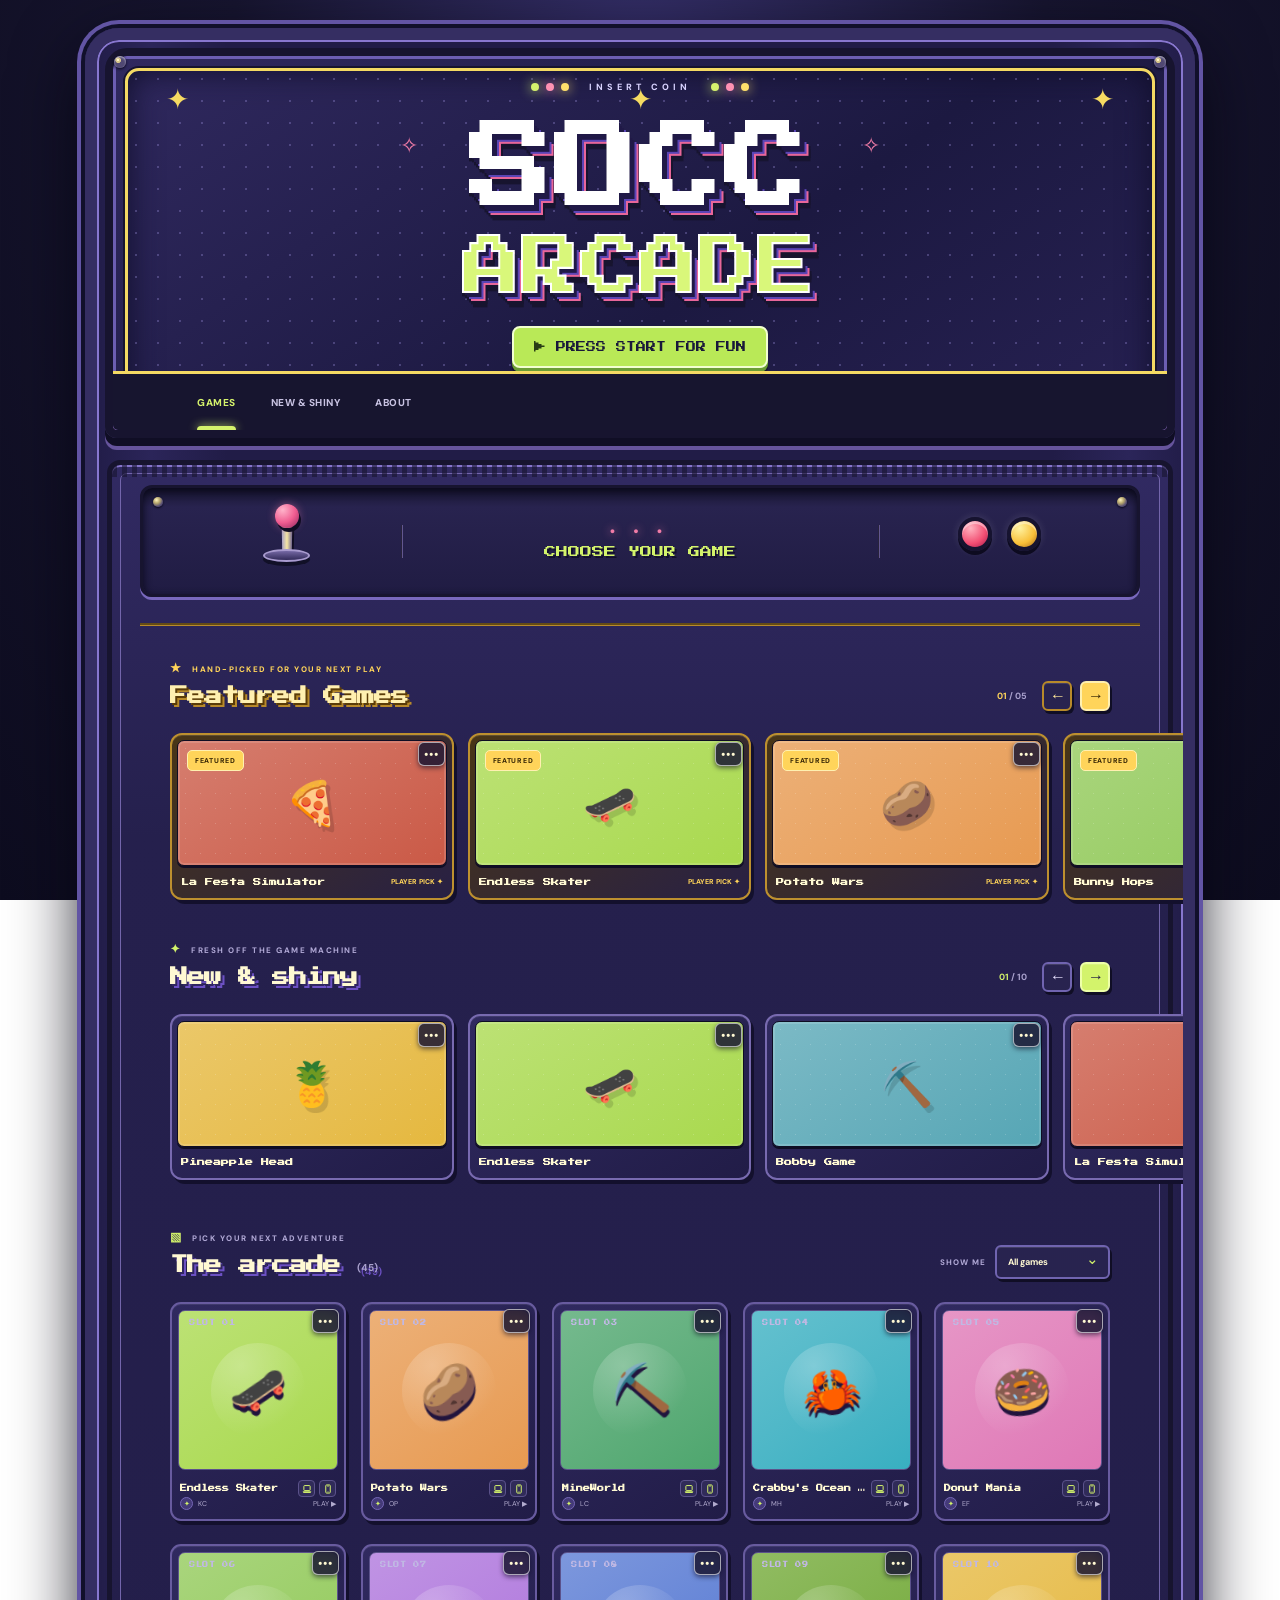
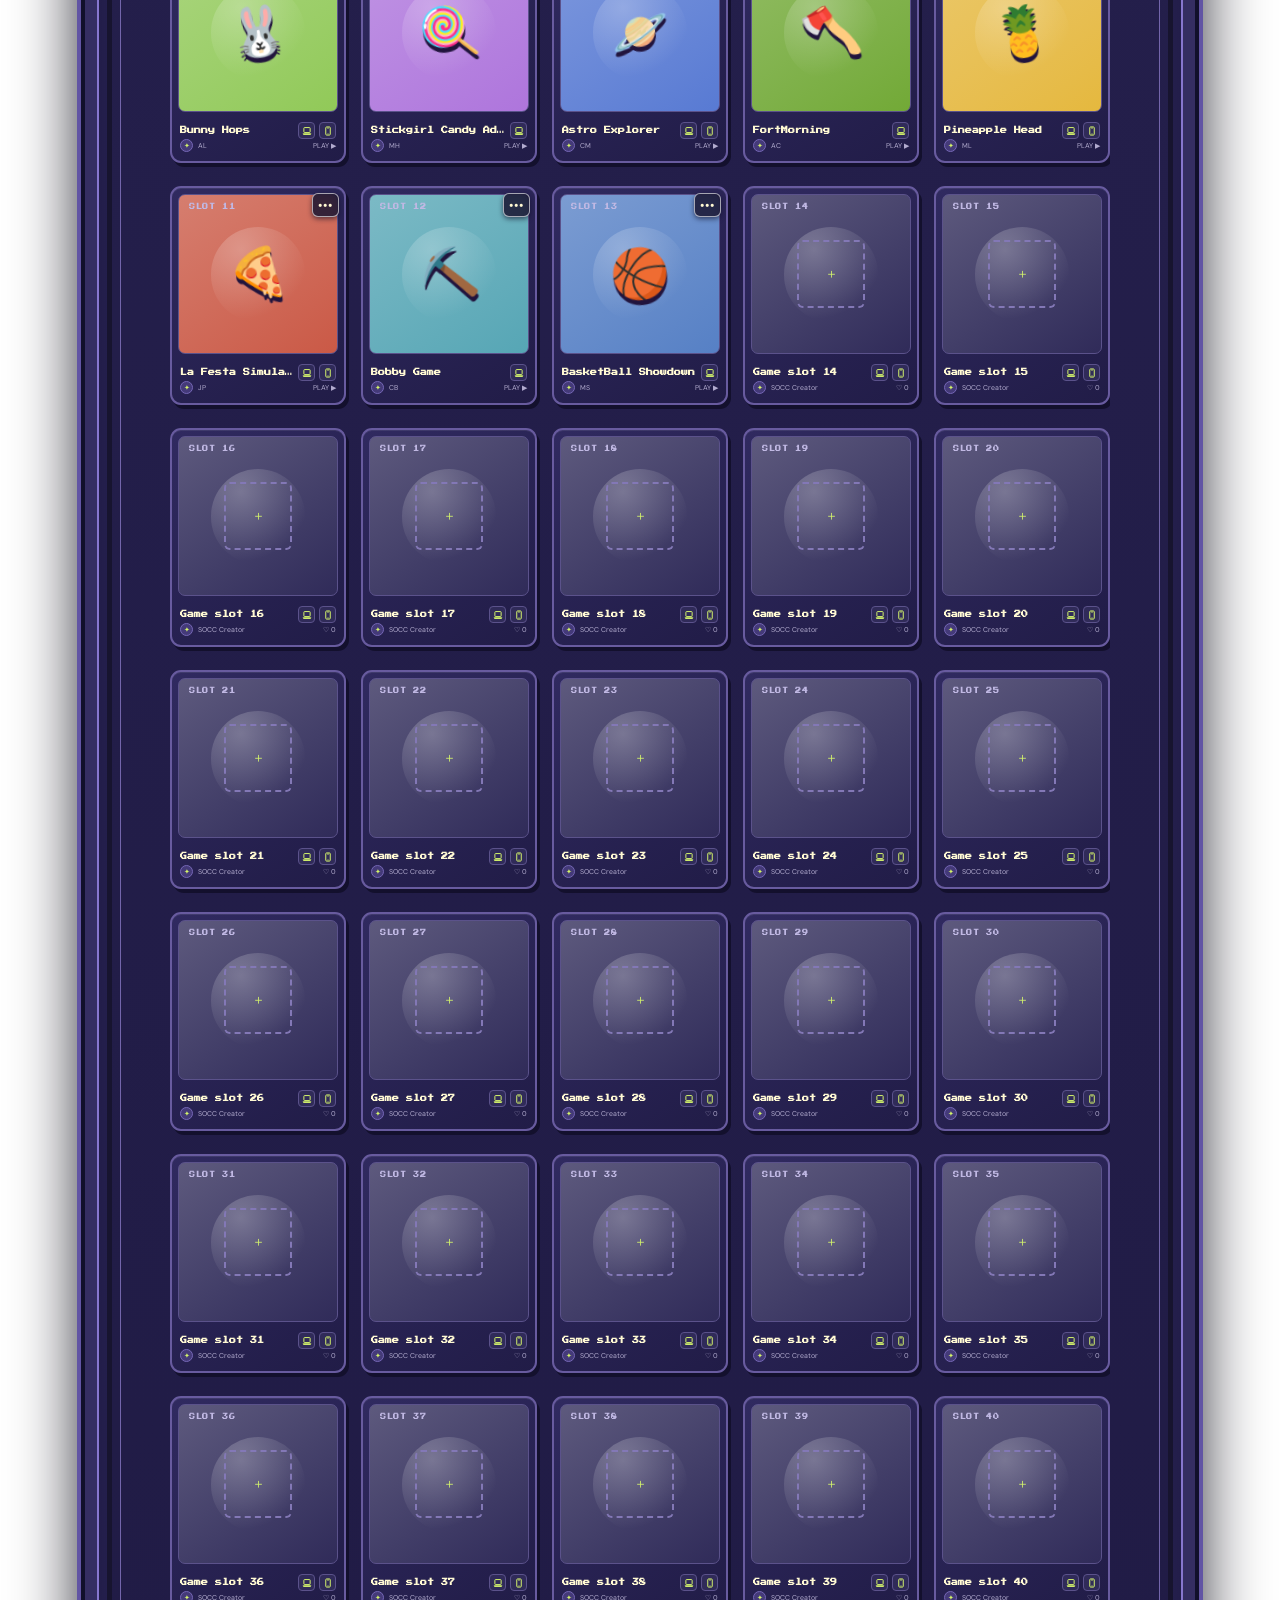
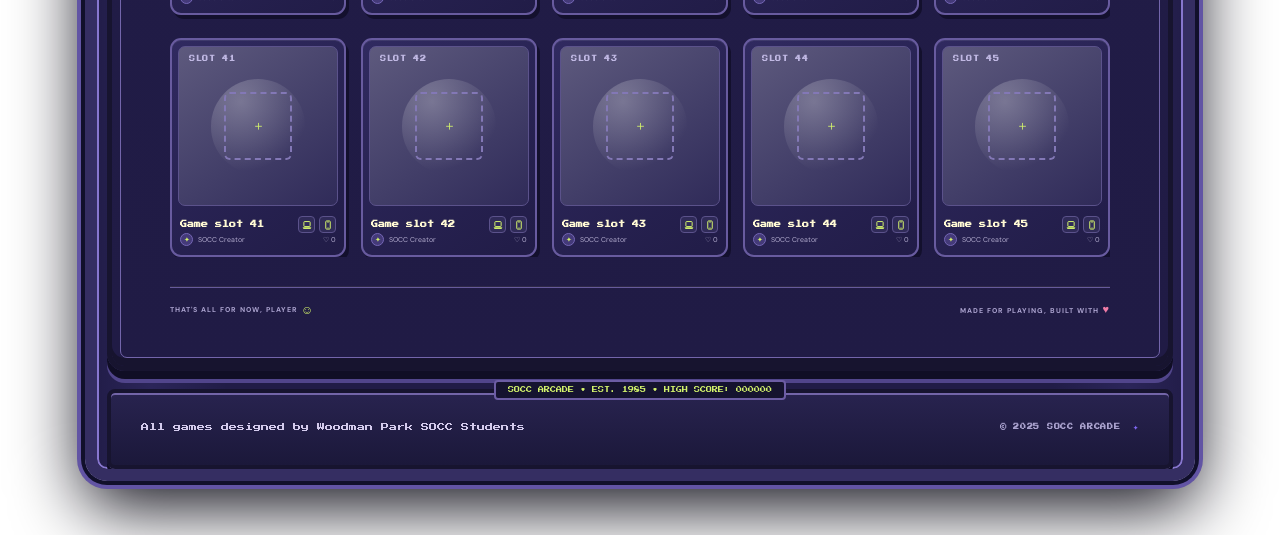
<file: index.html>
<!doctype html>
<html lang="en">
<head>
  <meta charset="utf-8">
  <meta name="viewport" content="width=device-width, initial-scale=1">
  <meta name="theme-color" content="#10102b">
  <meta name="description" content="SOCC Arcade — a playful home for tiny games and big fun.">
  <title>SOCC Arcade — Play something awesome</title>
  <link rel="preconnect" href="https://fonts.googleapis.com">
  <link rel="preconnect" href="https://fonts.gstatic.com" crossorigin>
  <link href="https://fonts.googleapis.com/css2?family=DM+Sans:wght@400;500;600;700;800&family=Press+Start+2P&family=Space+Grotesk:wght@500;600;700&display=swap" rel="stylesheet">
  <link rel="stylesheet" href="styles.css">
</head>
<body>
  <div class="page-shell">
    <header class="site-header">
      <div class="marquee-stars" aria-hidden="true"><span>✦</span><span>✧</span><span>✦</span><span>✧</span><span>✦</span></div>
      <div class="marquee-topline"><span class="marquee-lights"><i></i><i></i><i></i></span> INSERT COIN <span class="marquee-lights"><i></i><i></i><i></i></span></div>
      <a class="marquee-title" href="#top" aria-label="SOCC Arcade home"><span class="marquee-socc">SOCC</span><span class="marquee-arcade">ARCADE</span></a>
      <a class="marquee-caption" id="random-game-button" href="#games"><span aria-hidden="true">▶</span> PRESS START FOR FUN</a>
      <div class="launch-screen" id="launch-screen" aria-live="polite" aria-hidden="true"><div class="launch-screen-stars">✦　✧　✦</div><div class="launch-preview-icon" id="launch-preview-icon">🛹</div><div class="launch-preview-title" id="launch-preview-title">ENDLESS SKATER</div><div class="launch-preview-status">LOADING CARTRIDGE<span>...</span></div></div>
      <div class="marquee-bottom"><nav class="main-nav" aria-label="Main navigation"><a class="nav-link active" href="#games">Games</a><a class="nav-link" href="#new">New &amp; shiny</a><a class="nav-link" href="#about">About</a></nav><button class="submit-button" id="open-submit-dialog" type="button" hidden><span aria-hidden="true">＋</span> Submit a game</button></div>
    </header>

    <main id="top" class="control-deck">
      <div class="cabinet-control-strip" aria-hidden="true">
        <div class="deck-control joystick-control"><span class="joystick-ball"></span><span class="joystick-shaft"></span><span class="joystick-base"></span></div>
        <div class="deck-instruction"><span class="instruction-lights">● ● ●</span><strong>CHOOSE YOUR GAME</strong></div>
        <div class="deck-control button-control"><span class="arcade-button red"></span><span class="arcade-button yellow"></span></div>
      </div>
      <section class="new-section featured-section" id="featured" aria-labelledby="featured-title">
        <div class="section-heading">
          <div><div class="section-kicker"><span>★</span> HAND-PICKED FOR YOUR NEXT PLAY</div><h2 id="featured-title">Featured Games</h2></div>
          <div class="carousel-controls"><span class="carousel-count"><b id="featured-slide-current">01</b> / 05</span><button class="arrow-button" id="featured-previous" aria-label="Previous featured games">←</button><button class="arrow-button arrow-next" id="featured-next" aria-label="Next featured games">→</button></div>
        </div>
        <div class="carousel-window" aria-label="Featured games">
          <div class="carousel-track" id="featured-track"></div>
        </div>
      </section>

      <section class="new-section" id="new" aria-labelledby="new-title">
        <div class="section-heading">
          <div><div class="section-kicker"><span>✦</span> FRESH OFF THE GAME MACHINE</div><h2 id="new-title">New &amp; shiny</h2></div>
          <div class="carousel-controls"><span class="carousel-count"><b id="slide-current">01</b> / 10</span><button class="arrow-button" id="previous" aria-label="Previous games">←</button><button class="arrow-button arrow-next" id="next" aria-label="Next games">→</button></div>
        </div>
        <div class="carousel-window" aria-label="Newest games">
          <div class="carousel-track" id="carousel-track"></div>
        </div>
      </section>

      <section class="games-section" id="games" aria-labelledby="games-title">
        <div class="section-heading games-heading">
          <div><div class="section-kicker"><span>▧</span> PICK YOUR NEXT ADVENTURE</div><h2 id="games-title">The arcade <span class="title-count">(45)</span></h2></div>
          <div class="filter-wrap"><span class="filter-label">SHOW ME</span><select id="support-filter" aria-label="Filter games by device support"><option value="all">All games</option><option value="laptop">Laptop friendly</option><option value="mobile">Mobile friendly</option></select><span class="select-chevron">⌄</span></div>
        </div>
        <p class="grid-scroll-hint">↔ SWIPE TO BROWSE ALL 5 COLUMNS</p>
        <div class="games-grid-wrap" id="games-grid-wrap" tabindex="0" aria-label="Scrollable five-column game grid"><div class="games-grid" id="games-grid"></div></div>
        <div class="grid-footer"><span>THAT'S ALL FOR NOW, PLAYER <span class="footer-smile">☺</span></span><span>MADE FOR PLAYING, BUILT WITH <b>♥</b></span></div>
      </section>
    </main>
    <footer class="site-footer" id="about"><a class="brand footer-brand" href="#top"><span class="brand-mark" aria-hidden="true"><span></span><span></span><span></span><span></span></span><span class="brand-name"><span class="brand-main">SOCC</span><span class="brand-sub">ARCADE</span></span></a><p>All games designed by Woodman Park SOCC Students</p><span class="footer-copy">© 2025 SOCC ARCADE <span>✦</span></span></footer>
  </div>

  <dialog class="submit-dialog" id="submit-dialog" aria-labelledby="submit-title">
    <div class="submit-dialog-shell">
      <div class="submit-dialog-heading"><div><div class="section-kicker"><span>✦</span> ADD TO THE ARCADE</div><h2 id="submit-title">Submit a game</h2><p>Build your game card, then send the details with your HTML game.</p></div><button class="dialog-close" id="close-submit-dialog" type="button" aria-label="Close submission form">×</button></div>
      <form id="submission-form">
        <div class="submission-layout">
          <section class="submission-fields" aria-label="Game details">
            <label class="form-field">Game name<input id="submission-name" name="name" type="text" maxlength="48" placeholder="e.g. Super Space Buddy" required></label>
            <label class="form-field">Short description<textarea id="submission-description" name="description" rows="3" maxlength="160" placeholder="What do players do in your game?" required></textarea><span class="field-hint">One fun sentence, up to 160 characters.</span></label>
            <label class="form-field">Author / creator name<input id="submission-author" name="author" type="text" maxlength="40" placeholder="Your name or creator tag" required></label>
            <div class="form-field"><span class="form-label">Game file <span class="required-mark">REQUIRED</span></span><label class="file-drop" for="submission-file"><span class="file-icon">▧</span><span><b id="file-prompt">Choose one HTML file</b><small id="file-detail">.html or .htm · Max one file</small></span><span class="file-browse">Browse</span></label><input class="visually-hidden" id="submission-file" name="gameFile" type="file" accept=".html,.htm,text/html" required></div>
          </section>
          <section class="thumbnail-designer" aria-label="Thumbnail designer">
            <div class="form-label">Design your thumbnail</div><div class="thumbnail-preview" id="submission-preview" aria-label="Thumbnail preview"><span id="preview-icon">🕹️</span></div>
            <fieldset class="preset-group"><legend>Choose an icon</legend><div class="icon-presets" id="icon-presets"><button type="button" class="icon-preset is-selected" data-icon="🕹️" aria-label="Arcade joystick" aria-pressed="true">🕹️</button><button type="button" class="icon-preset" data-icon="🚀" aria-label="Rocket" aria-pressed="false">🚀</button><button type="button" class="icon-preset" data-icon="🐸" aria-label="Frog" aria-pressed="false">🐸</button><button type="button" class="icon-preset" data-icon="🦊" aria-label="Fox" aria-pressed="false">🦊</button><button type="button" class="icon-preset" data-icon="🥔" aria-label="Potato" aria-pressed="false">🥔</button><button type="button" class="icon-preset" data-icon="🛹" aria-label="Skateboard" aria-pressed="false">🛹</button><button type="button" class="icon-preset" data-icon="🦀" aria-label="Crab" aria-pressed="false">🦀</button><button type="button" class="icon-preset" data-icon="🍩" aria-label="Donut" aria-pressed="false">🍩</button><button type="button" class="icon-preset" data-icon="🐰" aria-label="Bunny" aria-pressed="false">🐰</button><button type="button" class="icon-preset" data-icon="🧙" aria-label="Wizard" aria-pressed="false">🧙</button><button type="button" class="icon-preset" data-icon="👾" aria-label="Space invader" aria-pressed="false">👾</button><button type="button" class="icon-preset" data-icon="⚽" aria-label="Soccer ball" aria-pressed="false">⚽</button><button type="button" class="icon-preset" data-icon="🐉" aria-label="Dragon" aria-pressed="false">🐉</button><button type="button" class="icon-preset" data-icon="👻" aria-label="Ghost" aria-pressed="false">👻</button><button type="button" class="icon-preset" data-icon="🤖" aria-label="Robot" aria-pressed="false">🤖</button><button type="button" class="icon-preset" data-icon="💎" aria-label="Gem" aria-pressed="false">💎</button><button type="button" class="icon-preset" data-icon="⚡" aria-label="Lightning" aria-pressed="false">⚡</button><button type="button" class="icon-preset" data-icon="🌈" aria-label="Rainbow" aria-pressed="false">🌈</button><button type="button" class="icon-preset" data-icon="⭐" aria-label="Star" aria-pressed="false">⭐</button><button type="button" class="icon-preset" data-icon="🌙" aria-label="Moon" aria-pressed="false">🌙</button><button type="button" class="icon-preset" data-icon="🍓" aria-label="Strawberry" aria-pressed="false">🍓</button><button type="button" class="icon-preset" data-icon="🍕" aria-label="Pizza" aria-pressed="false">🍕</button><button type="button" class="icon-preset" data-icon="🍉" aria-label="Watermelon" aria-pressed="false">🍉</button><button type="button" class="icon-preset" data-icon="🧁" aria-label="Cupcake" aria-pressed="false">🧁</button><button type="button" class="icon-preset" data-icon="🎸" aria-label="Guitar" aria-pressed="false">🎸</button><button type="button" class="icon-preset" data-icon="🥁" aria-label="Drum" aria-pressed="false">🥁</button><button type="button" class="icon-preset" data-icon="🎮" aria-label="Game controller" aria-pressed="false">🎮</button><button type="button" class="icon-preset" data-icon="🎲" aria-label="Dice" aria-pressed="false">🎲</button><button type="button" class="icon-preset" data-icon="🧩" aria-label="Puzzle piece" aria-pressed="false">🧩</button><button type="button" class="icon-preset" data-icon="🪄" aria-label="Magic wand" aria-pressed="false">🪄</button><button type="button" class="icon-preset" data-icon="🛸" aria-label="UFO" aria-pressed="false">🛸</button><button type="button" class="icon-preset" data-icon="🚗" aria-label="Car" aria-pressed="false">🚗</button><button type="button" class="icon-preset" data-icon="🏎️" aria-label="Race car" aria-pressed="false">🏎️</button><button type="button" class="icon-preset" data-icon="🚂" aria-label="Train" aria-pressed="false">🚂</button><button type="button" class="icon-preset" data-icon="🦖" aria-label="Dinosaur" aria-pressed="false">🦖</button><button type="button" class="icon-preset" data-icon="🐢" aria-label="Turtle" aria-pressed="false">🐢</button><button type="button" class="icon-preset" data-icon="🦄" aria-label="Unicorn" aria-pressed="false">🦄</button><button type="button" class="icon-preset" data-icon="🐼" aria-label="Panda" aria-pressed="false">🐼</button><button type="button" class="icon-preset" data-icon="🐙" aria-label="Octopus" aria-pressed="false">🐙</button><button type="button" class="icon-preset" data-icon="🐳" aria-label="Whale" aria-pressed="false">🐳</button><button type="button" class="icon-preset" data-icon="🌵" aria-label="Cactus" aria-pressed="false">🌵</button><button type="button" class="icon-preset" data-icon="🎯" aria-label="Target" aria-pressed="false">🎯</button></div></fieldset>
            <fieldset class="preset-group color-group"><legend>Pick a backing color</legend><div class="color-presets" id="color-presets"><button type="button" class="color-preset is-selected" data-color="#a9d94d" style="--swatch:#a9d94d" aria-label="Lime" aria-pressed="true"></button><button type="button" class="color-preset" data-color="#f17ca7" style="--swatch:#f17ca7" aria-label="Pink" aria-pressed="false"></button><button type="button" class="color-preset" data-color="#7564f5" style="--swatch:#7564f5" aria-label="Violet" aria-pressed="false"></button><button type="button" class="color-preset" data-color="#38afc1" style="--swatch:#38afc1" aria-label="Ocean blue" aria-pressed="false"></button><button type="button" class="color-preset" data-color="#f3bd4d" style="--swatch:#f3bd4d" aria-label="Gold" aria-pressed="false"></button><button type="button" class="color-preset" data-color="#df78b6" style="--swatch:#df78b6" aria-label="Candy" aria-pressed="false"></button><button type="button" class="color-preset" data-color="#4ea66e" style="--swatch:#4ea66e" aria-label="Forest" aria-pressed="false"></button><button type="button" class="color-preset" data-color="#587ad3" style="--swatch:#587ad3" aria-label="Space blue" aria-pressed="false"></button></div></fieldset>
          </section>
        </div>
        <p class="submission-note"><span>ⓘ</span> This arcade is hosted as a static site. Your email draft will include your details and thumbnail choices; please attach the selected HTML file before sending.</p>
        <div class="submit-dialog-actions"><button class="cancel-submit" id="cancel-submit" type="button">Cancel</button><button class="submit-form-button" type="submit">Continue to email <span>↗</span></button></div>
        <p class="form-feedback" id="form-feedback" role="status" aria-live="polite"></p>
      </form>
    </div>
  </dialog>
  <script src="script.js"></script>
</body>
</html>
</file>
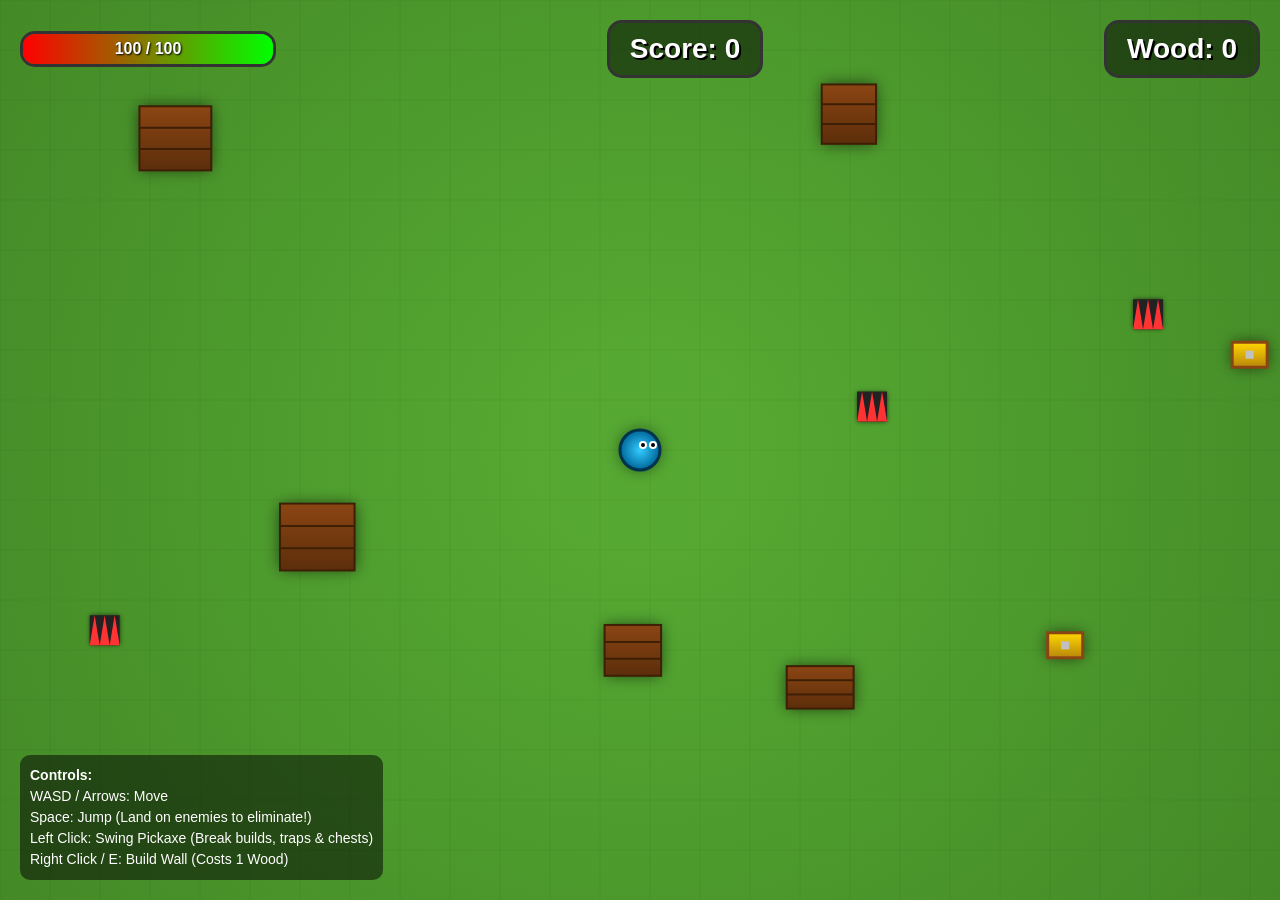
<file: games/fortmorning.html>
<!DOCTYPE html>
<html lang="en">
<head>
    <meta charset="UTF-8">
    <meta name="viewport" content="width=device-width, initial-scale=1.0, viewport-fit=cover">
    <title>FortMorning</title>
    <style>
        body, html {
            margin: 0;
            padding: 0;
            width: 100%;
            height: 100%;
            overflow: hidden;
            background-color: #7cfc00; /* Grass green */
            font-family: 'Segoe UI', Tahoma, Geneva, Verdana, sans-serif;
            touch-action: none; /* Prevent zooming/scrolling on mobile */
        }
        
        canvas {
            display: block;
            width: 100%;
            height: 100%;
        }

        /* UI Overlays */
        #ui-layer {
            position: absolute;
            top: 0;
            left: 0;
            width: 100%;
            height: 100%;
            pointer-events: none;
            display: flex;
            flex-direction: column;
            justify-content: space-between;
        }

        .top-bar {
            padding: 20px;
            display: flex;
            justify-content: space-between;
            align-items: center;
        }

        .health-container {
            width: 250px;
            height: 30px;
            background-color: rgba(0, 0, 0, 0.5);
            border: 3px solid #333;
            border-radius: 15px;
            overflow: hidden;
            position: relative;
        }

        #health-bar {
            width: 100%;
            height: 100%;
            background: linear-gradient(90deg, #ff0000, #00ff00);
            transition: width 0.2s ease;
        }
        
        #health-text {
            position: absolute;
            top: 50%;
            left: 50%;
            transform: translate(-50%, -50%);
            color: white;
            font-weight: bold;
            text-shadow: 1px 1px 2px black;
        }

        .score-container {
            font-size: 28px;
            font-weight: bold;
            color: white;
            background-color: rgba(0, 0, 0, 0.5);
            padding: 10px 20px;
            border-radius: 15px;
            border: 3px solid #333;
            text-shadow: 2px 2px 0px #000;
        }

        /* Game Over Screen */
        #game-over {
            position: absolute;
            top: 0;
            left: 0;
            width: 100%;
            height: 100%;
            background-color: rgba(0, 0, 0, 0.8);
            display: none;
            flex-direction: column;
            justify-content: center;
            align-items: center;
            pointer-events: auto;
            color: white;
            z-index: 10;
        }

        #game-over h1 {
            font-size: 64px;
            margin-bottom: 10px;
            color: #ff3333;
            text-transform: uppercase;
            text-shadow: 3px 3px 0px #000;
        }

        #final-score {
            font-size: 32px;
            margin-bottom: 40px;
        }

        button {
            padding: 15px 40px;
            font-size: 24px;
            font-weight: bold;
            color: white;
            background-color: #007bff;
            border: none;
            border-radius: 10px;
            cursor: pointer;
            box-shadow: 0 5px 0 #0056b3;
            transition: transform 0.1s, box-shadow 0.1s;
        }

        button:hover {
            background-color: #0088ff;
        }

        button:active {
            transform: translateY(5px);
            box-shadow: 0 0 0 #0056b3;
        }

        .instructions {
            position: absolute;
            bottom: 20px;
            left: 20px;
            background-color: rgba(0,0,0,0.5);
            color: white;
            padding: 10px;
            border-radius: 10px;
            font-size: 14px;
            line-height: 1.5;
        }
        #mobile-controls { display: none; position: fixed; left: 0; right: 0; bottom: 8px; z-index: 10; align-items: flex-end; justify-content: space-between; padding: 0 12px; pointer-events: none; }
        #mobile-controls > div { pointer-events: auto; }
        #mobile-controls > .grid { display: grid; grid-template-columns: repeat(3, 48px); gap: 4px; }
        #mobile-controls > .flex { display: flex; flex-direction: column; align-items: flex-end; gap: 4px; }
        #mobile-controls .flex { display: flex; gap: 4px; }
        .mobile-btn { touch-action: none; user-select: none; -webkit-user-select: none; min-width: 48px; min-height: 46px; border: 2px solid rgba(255,255,255,.7); border-radius: 12px; background: rgba(15,23,42,.82); color: #fff; font-weight: 900; font-size: 18px; padding: 4px; }
        .mobile-btn.action { min-width: 68px; font-size: 11px; background: rgba(180,83,9,.92); }
        @media (max-width: 820px) and (pointer: coarse) {
            #mobile-controls { display: flex; }
            .top-bar { padding: 6px; gap: 4px; }
            .health-container { width: 34vw; height: 26px; }
            .score-container, .wood-container { font-size: 13px !important; padding: 5px 7px !important; margin-left: 0 !important; }
            .instructions { display: none; }
        }

        @media (pointer: coarse) {
            #mobile-controls { left: max(8px, env(safe-area-inset-left)); right: max(8px, env(safe-area-inset-right)); bottom: calc(8px + env(safe-area-inset-bottom)); box-sizing: border-box; }
        }
        @media (pointer: coarse) and (max-width: 360px) {
            #mobile-controls > .grid { grid-template-columns: repeat(3, 42px); }
            .mobile-btn { min-width: 42px; min-height: 42px; font-size: 16px; }
            .mobile-btn.action { min-width: 58px; font-size: 10px; }
        }
</style>
</head>
<body>

    <canvas id="gameCanvas"></canvas>

    <div id="ui-layer">
        <div class="top-bar">
            <div class="health-container">
                <div id="health-bar"></div>
                <div id="health-text">100 / 100</div>
            </div>
            <div class="score-container">
                Score: <span id="score">0</span>
            </div>
            <div class="wood-container" style="font-size: 28px; font-weight: bold; color: white; background-color: rgba(0, 0, 0, 0.5); padding: 10px 20px; border-radius: 15px; border: 3px solid #333; text-shadow: 2px 2px 0px #000; margin-left: 10px;">
                Wood: <span id="wood">0</span>
            </div>
        </div>
        <div class="instructions">
            <b>Controls:</b><br>
            WASD / Arrows: Move<br>
            Space: Jump (Land on enemies to eliminate!)<br>
            Left Click: Swing Pickaxe (Break builds, traps & chests)<br>
            Right Click / E: Build Wall (Costs 1 Wood)
        </div>
    </div>

    <div id="mobile-controls" class="fixed inset-x-0 bottom-2 z-10 items-end justify-between px-3 pointer-events-none">
        <div class="grid grid-cols-3 gap-1 pointer-events-auto">
            <span></span><button class="mobile-btn" data-hold="w">▲</button><span></span>
            <button class="mobile-btn" data-hold="a">◀</button><button class="mobile-btn" data-hold="s">▼</button><button class="mobile-btn" data-hold="d">▶</button>
        </div>
        <div class="flex flex-col gap-1 pointer-events-auto items-end">
            <div class="flex gap-1"><button class="mobile-btn" data-hold=" ">JUMP</button><button class="mobile-btn action" data-action="attack">ATTACK</button></div>
            <button class="mobile-btn action" data-action="build">BUILD WALL</button>
            <span class="text-[9px] text-white bg-black/60 rounded px-2">Tap arena to aim first</span>
        </div>
    </div>

    <div id="game-over">
        <h1>Eliminated</h1>
        <div id="final-score">Score: 0</div>
        <button onclick="resetGame()">Play Again</button>
    </div>

<script>
    const canvas = document.getElementById('gameCanvas');
    const ctx = canvas.getContext('2d');
    const healthBar = document.getElementById('health-bar');
    const healthText = document.getElementById('health-text');
    const scoreElement = document.getElementById('score');
    const woodElement = document.getElementById('wood');
    const gameOverScreen = document.getElementById('game-over');
    const finalScoreElement = document.getElementById('final-score');

    let width, height;
    function resize() {
        width = window.innerWidth;
        height = window.innerHeight;
        canvas.width = width;
        canvas.height = height;
    }
    window.addEventListener('resize', resize);
    resize();

    // Game State
    let gameState = 'playing'; // playing, gameover
    let score = 0;
    let wood = 0;
    let frameCount = 0;

    // Input Handling
    const keys = { w: false, a: false, s: false, d: false, ' ': false };
    const mouse = { x: window.innerWidth / 2, y: window.innerHeight / 2, clicked: false, aimed: false };

    const updateAimFromPointer = e => {
        const rect = canvas.getBoundingClientRect();
        mouse.x = (e.clientX - rect.left) * (canvas.width / rect.width);
        mouse.y = (e.clientY - rect.top) * (canvas.height / rect.height);
        mouse.aimed = true;
    };
    canvas.addEventListener('pointerdown', updateAimFromPointer);
    canvas.addEventListener('pointermove', e => { if (e.pointerType === 'mouse' || e.buttons || e.pressure > 0) updateAimFromPointer(e); });

    document.querySelectorAll('#mobile-controls [data-hold], #mobile-controls [data-action]').forEach(button => {
        const holdKey = button.dataset.hold;
        button.addEventListener('pointerdown', e => {
            e.preventDefault();
            if (button.setPointerCapture) button.setPointerCapture(e.pointerId);
            if (holdKey !== undefined) keys[holdKey] = true;
            if (button.dataset.action === 'attack') player.attack();
            if (button.dataset.action === 'build') player.buildWall();
        });
        const release = e => { if (e) e.preventDefault(); if (holdKey !== undefined) keys[holdKey] = false; };
        button.addEventListener('pointerup', release);
        button.addEventListener('pointercancel', release);
        button.addEventListener('lostpointercapture', release);
    });
    window.addEventListener('blur', () => document.querySelectorAll('#mobile-controls [data-hold]').forEach(button => { keys[button.dataset.hold] = false; }));

    window.addEventListener('keydown', e => {
        let key = e.key.toLowerCase();
        if (key === 'arrowup') key = 'w';
        if (key === 'arrowdown') key = 's';
        if (key === 'arrowleft') key = 'a';
        if (key === 'arrowright') key = 'd';
        if (key === 'e') player.buildWall();
        if (keys.hasOwnProperty(key)) keys[key] = true;
    });

    window.addEventListener('keyup', e => {
        let key = e.key.toLowerCase();
        if (key === 'arrowup') key = 'w';
        if (key === 'arrowdown') key = 's';
        if (key === 'arrowleft') key = 'a';
        if (key === 'arrowright') key = 'd';
        if (keys.hasOwnProperty(key)) keys[key] = false;
    });

    window.addEventListener('mousemove', e => {
        mouse.x = e.clientX;
        mouse.y = e.clientY;
    });

    window.addEventListener('mousedown', e => {
        if (e.button === 0 && gameState === 'playing') {
            player.attack();
        } else if (e.button === 2 && gameState === 'playing') {
            player.buildWall();
        }
    });

    window.addEventListener('contextmenu', e => {
        e.preventDefault(); // Prevent right-click menu
    });

    // Helper Math Functions
    function dist(x1, y1, x2, y2) {
        return Math.hypot(x2 - x1, y2 - y1);
    }
    function circleRectCollide(circle, rect) {
        let distX = Math.abs(circle.x - rect.x - rect.w / 2);
        let distY = Math.abs(circle.y - rect.y - rect.h / 2);

        if (distX > (rect.w / 2 + circle.r)) return false;
        if (distY > (rect.h / 2 + circle.r)) return false;

        if (distX <= (rect.w / 2)) return true;
        if (distY <= (rect.h / 2)) return true;

        let dx = distX - rect.w / 2;
        let dy = distY - rect.h / 2;
        return (dx * dx + dy * dy <= (circle.r * circle.r));
    }

    // Entities Arrays
    let enemies = [];
    let builds = [];
    let traps = [];
    let particles = [];
    let chests = [];
    let items = [];

    // Player Object
    const player = {
        x: width / 2,
        y: height / 2,
        r: 20,
        speed: 5,
        hp: 100,
        maxHp: 100,
        color: '#00aaff',
        
        // Jump mechanics
        isJumping: false,
        jumpTimer: 0,
        jumpDuration: 40,
        jumpZ: 0, // Visual height

        // Attack mechanics
        isAttacking: false,
        attackTimer: 0,
        attackDuration: 15,
        attackAngle: 0,
        
        // Damage mechanics
        invulnerableTimer: 0,

        update() {
            if (this.hp <= 0) return;

            // Invulnerability timer
            if (this.invulnerableTimer > 0) this.invulnerableTimer--;

            // Jumping Logic
            if (keys[' '] && !this.isJumping) {
                this.isJumping = true;
                this.jumpTimer = 0;
            }

            if (this.isJumping) {
                this.jumpTimer++;
                // Parabolic jump arc using sine wave
                this.jumpZ = Math.sin((this.jumpTimer / this.jumpDuration) * Math.PI) * 30;
                
                if (this.jumpTimer >= this.jumpDuration) {
                    this.isJumping = false;
                    this.jumpZ = 0;
                    this.checkJumpLanding();
                }
            }

            // Attack Logic
            if (this.isAttacking) {
                this.attackTimer++;
                if (this.attackTimer >= this.attackDuration) {
                    this.isAttacking = false;
                }
            }

            // Movement logic (store old pos for collision resolution)
            let oldX = this.x;
            let oldY = this.y;
            let dx = 0;
            let dy = 0;

            if (keys.w) dy -= this.speed;
            if (keys.s) dy += this.speed;
            if (keys.a) dx -= this.speed;
            if (keys.d) dx += this.speed;

            // Normalize diagonal movement
            if (dx !== 0 && dy !== 0) {
                let length = Math.hypot(dx, dy);
                dx = (dx / length) * this.speed;
                dy = (dy / length) * this.speed;
            }

            this.x += dx;
            this.y += dy;

            // Screen boundaries
            this.x = Math.max(this.r, Math.min(width - this.r, this.x));
            this.y = Math.max(this.r, Math.min(height - this.r, this.y));

            // Collision with builds
            for (let b of builds) {
                if (circleRectCollide({x: this.x, y: this.y, r: this.r}, b)) {
                    // Resolve collision - simply push back for now
                    this.x = oldX;
                    this.y = oldY;
                }
            }

            // Check Traps
            if (!this.isJumping && this.invulnerableTimer <= 0) {
                for (let t of traps) {
                    if (circleRectCollide({x: this.x, y: this.y, r: this.r}, t)) {
                        this.takeDamage(10);
                        this.invulnerableTimer = 30; // iframe
                    }
                }
            }

            // Check Items
            for (let i = items.length - 1; i >= 0; i--) {
                if (dist(this.x, this.y, items[i].x, items[i].y) < this.r + 15) {
                    if (items[i].type === 'wood') {
                        wood += items[i].amount;
                        updateWood();
                    } else if (items[i].type === 'health') {
                        this.hp = Math.min(this.maxHp, this.hp + items[i].amount);
                        updateHealth();
                    }
                    createParticles(items[i].x, items[i].y, items[i].type === 'wood' ? '#d2b48c' : '#00ff00');
                    items.splice(i, 1);
                }
            }
        },

        buildWall() {
            if (wood >= 1) {
                wood--;
                updateWood();
                
                let w = 40;
                let h = 40;
                let bx = mouse.x - w/2;
                let by = mouse.y - h/2;
                
                builds.push({x: bx, y: by, w: w, h: h, color: '#8b4513', playerBuilt: true});
                createParticles(mouse.x, mouse.y, '#8b4513');
            }
        },

        attack() {
            if (this.isAttacking) return;
            this.isAttacking = true;
            this.attackTimer = 0;
            this.attackAngle = Math.atan2(mouse.y - this.y, mouse.x - this.x);

            const attackRadius = 80;

            // Hit detection for enemies (180-degree sweep)
            for (let i = enemies.length - 1; i >= 0; i--) {
                let e = enemies[i];
                let d = dist(this.x, this.y, e.x, e.y);
                if (d < attackRadius + e.r) {
                    let angleTo = Math.atan2(e.y - this.y, e.x - this.x);
                    let angleDiff = Math.abs(angleTo - this.attackAngle);
                    if (angleDiff > Math.PI) angleDiff = 2 * Math.PI - angleDiff;
                    
                    if (angleDiff <= Math.PI / 2) { // 180 degrees sweep (90 on each side)
                        createParticles(e.x, e.y, e.color);
                        enemies.splice(i, 1);
                        score += 50;
                        updateScore();
                    }
                }
            }

            // Hit detection for objects (builds, traps, chests)
            const hitPoint = {
                x: this.x + Math.cos(this.attackAngle) * 40,
                y: this.y + Math.sin(this.attackAngle) * 40,
                r: 50 // wide radius to simulate sweep for objects
            };

            // Check builds
            for (let i = builds.length - 1; i >= 0; i--) {
                if (circleRectCollide(hitPoint, builds[i])) {
                    createParticles(builds[i].x + builds[i].w/2, builds[i].y + builds[i].h/2, '#8b4513');
                    if (!builds[i].playerBuilt) {
                        // Natural builds drop wood occasionally
                        items.push({x: builds[i].x + builds[i].w/2, y: builds[i].y + builds[i].h/2, type: 'wood', amount: 1});
                    }
                    builds.splice(i, 1);
                    score += 10;
                    updateScore();
                }
            }

            // Check traps
            for (let i = traps.length - 1; i >= 0; i--) {
                if (circleRectCollide(hitPoint, traps[i])) {
                    createParticles(traps[i].x + traps[i].w/2, traps[i].y + traps[i].h/2, '#ff3333');
                    traps.splice(i, 1);
                    score += 5;
                    updateScore();
                }
            }

            // Check chests
            for (let i = chests.length - 1; i >= 0; i--) {
                if (circleRectCollide(hitPoint, chests[i])) {
                    createParticles(chests[i].x + chests[i].w/2, chests[i].y + chests[i].h/2, '#ffd700');
                    
                    // Drop loot
                    let numLoot = 1 + Math.floor(Math.random() * 3);
                    for(let j=0; j<numLoot; j++) {
                        let type = Math.random() > 0.3 ? 'wood' : 'health';
                        let amount = type === 'wood' ? (1 + Math.floor(Math.random() * 3)) : 20;
                        items.push({
                            x: chests[i].x + chests[i].w/2 + (Math.random() * 40 - 20), 
                            y: chests[i].y + chests[i].h/2 + (Math.random() * 40 - 20), 
                            type: type, 
                            amount: amount
                        });
                    }
                    
                    chests.splice(i, 1);
                    score += 25;
                    updateScore();
                }
            }
        },

        checkJumpLanding() {
            // Check if landed on enemy
            for (let i = enemies.length - 1; i >= 0; i--) {
                let e = enemies[i];
                if (dist(this.x, this.y, e.x, e.y) < this.r + e.r) {
                    // Eliminated!
                    createParticles(e.x, e.y, e.color);
                    enemies.splice(i, 1);
                    score += 50;
                    updateScore();
                    // Bounce
                    this.isJumping = true;
                    this.jumpTimer = 0;
                }
            }
        },

        takeDamage(amount) {
            this.hp -= amount;
            if (this.hp <= 0) {
                this.hp = 0;
                endGame();
            }
            updateHealth();
        },

        draw() {
            // Shadow
            ctx.fillStyle = 'rgba(0,0,0,0.3)';
            ctx.beginPath();
            ctx.ellipse(this.x, this.y, this.r, this.r * 0.5, 0, 0, Math.PI * 2);
            ctx.fill();

            // Player body
            ctx.save();
            ctx.translate(this.x, this.y - this.jumpZ);
            
            // Blink if invulnerable
            if (this.invulnerableTimer > 0 && Math.floor(Date.now() / 100) % 2 === 0) {
                ctx.globalAlpha = 0.5;
            }

            // Draw Pickaxe swing
            if (this.isAttacking) {
                ctx.save();
                ctx.rotate(this.attackAngle);
                
                // Swing animation calc
                let progress = this.attackTimer / this.attackDuration;
                let swingAngle = (progress * Math.PI) - (Math.PI / 2); // 180 deg sweep: -90 to 90 deg
                
                ctx.rotate(swingAngle);
                
                // Draw Pickaxe
                ctx.lineWidth = 4;
                ctx.strokeStyle = '#5c4033'; // Handle
                ctx.beginPath();
                ctx.moveTo(this.r, 0);
                ctx.lineTo(this.r + 40, 0);
                ctx.stroke();

                ctx.fillStyle = '#b0c4de'; // Blade
                ctx.beginPath();
                ctx.arc(this.r + 40, 0, 15, -Math.PI/4, Math.PI/4);
                ctx.lineTo(this.r + 30, 0);
                ctx.fill();
                ctx.restore();
            }

            // Draw player circle
            ctx.shadowBlur = 15;
            ctx.shadowColor = 'rgba(0,0,0,0.5)';
            
            let pGrad = ctx.createRadialGradient(0, 0, 0, 0, 0, this.r);
            pGrad.addColorStop(0, '#33ccff');
            pGrad.addColorStop(1, '#006699');
            
            ctx.fillStyle = pGrad;
            ctx.beginPath();
            ctx.arc(0, 0, this.r + (this.jumpZ * 0.2), 0, Math.PI * 2); // Slightly scale up when jumping
            ctx.fill();
            
            ctx.shadowBlur = 0; // Reset shadow
            ctx.lineWidth = 3;
            ctx.strokeStyle = '#00334d';
            ctx.stroke();

            // Eyes (facing mouse)
            let angleToMouse = Math.atan2(mouse.y - this.y, mouse.x - this.x);
            let eyeOffsetX = Math.cos(angleToMouse) * 8;
            let eyeOffsetY = Math.sin(angleToMouse) * 8;
            
            ctx.fillStyle = 'white';
            ctx.beginPath();
            ctx.arc(eyeOffsetX - 5, eyeOffsetY - 5, 4, 0, Math.PI*2);
            ctx.arc(eyeOffsetX + 5, eyeOffsetY - 5, 4, 0, Math.PI*2);
            ctx.fill();
            ctx.fillStyle = 'black';
            ctx.beginPath();
            ctx.arc(eyeOffsetX - 5, eyeOffsetY - 5, 2, 0, Math.PI*2);
            ctx.arc(eyeOffsetX + 5, eyeOffsetY - 5, 2, 0, Math.PI*2);
            ctx.fill();

            ctx.restore();
        }
    };

    class Enemy {
        constructor() {
            // Spawn outside center
            let margin = 50;
            if (Math.random() > 0.5) {
                this.x = Math.random() > 0.5 ? margin : width - margin;
                this.y = Math.random() * height;
            } else {
                this.x = Math.random() * width;
                this.y = Math.random() > 0.5 ? margin : height - margin;
            }
            this.r = 18;
            this.speed = 1.5 + Math.random() * 1.5;
            this.color = '#800080';
            this.angle = Math.random() * Math.PI * 2;
            this.changeDirTimer = 0;
        }

        update() {
            // Wander AI
            this.changeDirTimer--;
            if (this.changeDirTimer <= 0) {
                this.angle = Math.random() * Math.PI * 2;
                this.changeDirTimer = 60 + Math.random() * 60;
            }

            // Move towards player if close
            let dToPlayer = dist(this.x, this.y, player.x, player.y);
            if (dToPlayer < 300) {
                this.angle = Math.atan2(player.y - this.y, player.x - this.x);
            }

            this.x += Math.cos(this.angle) * this.speed;
            this.y += Math.sin(this.angle) * this.speed;

            // Boundaries
            this.x = Math.max(this.r, Math.min(width - this.r, this.x));
            this.y = Math.max(this.r, Math.min(height - this.r, this.y));

            // Collision with player
            if (!player.isJumping && player.invulnerableTimer <= 0 && dToPlayer < this.r + player.r) {
                player.takeDamage(15);
                player.invulnerableTimer = 30;
                // Bounce back
                this.x -= Math.cos(this.angle) * 20;
                this.y -= Math.sin(this.angle) * 20;
            }
        }

        draw() {
            ctx.fillStyle = 'rgba(0,0,0,0.3)';
            ctx.beginPath();
            ctx.ellipse(this.x, this.y + 5, this.r, this.r * 0.5, 0, 0, Math.PI * 2);
            ctx.fill();

            ctx.shadowBlur = 10;
            ctx.shadowColor = 'rgba(0,0,0,0.5)';

            let eGrad = ctx.createRadialGradient(this.x, this.y, 0, this.x, this.y, this.r);
            eGrad.addColorStop(0, '#ff66ff');
            eGrad.addColorStop(1, '#800080');

            ctx.fillStyle = eGrad;
            ctx.beginPath();
            ctx.arc(this.x, this.y, this.r, 0, Math.PI * 2);
            ctx.fill();
            
            ctx.shadowBlur = 0;
            ctx.lineWidth = 3;
            ctx.strokeStyle = '#4b0082';
            ctx.stroke();

            // Angry eyes
            ctx.fillStyle = 'white';
            ctx.beginPath();
            ctx.arc(this.x - 5, this.y - 3, 4, 0, Math.PI*2);
            ctx.arc(this.x + 5, this.y - 3, 4, 0, Math.PI*2);
            ctx.fill();
            ctx.strokeStyle = 'black';
            ctx.lineWidth = 2;
            ctx.beginPath();
            ctx.moveTo(this.x - 9, this.y - 7);
            ctx.lineTo(this.x - 2, this.y - 4);
            ctx.moveTo(this.x + 9, this.y - 7);
            ctx.lineTo(this.x + 2, this.y - 4);
            ctx.stroke();
        }
    }

    class Particle {
        constructor(x, y, color) {
            this.x = x;
            this.y = y;
            this.color = color;
            this.size = Math.random() * 6 + 2;
            this.speedX = (Math.random() - 0.5) * 8;
            this.speedY = (Math.random() - 0.5) * 8;
            this.life = 1;
            this.decay = Math.random() * 0.05 + 0.02;
        }
        update() {
            this.x += this.speedX;
            this.y += this.speedY;
            this.life -= this.decay;
        }
        draw() {
            ctx.globalAlpha = this.life;
            ctx.fillStyle = this.color;
            ctx.fillRect(this.x, this.y, this.size, this.size);
            ctx.globalAlpha = 1;
        }
    }

    function createParticles(x, y, color) {
        for (let i = 0; i < 15; i++) {
            particles.push(new Particle(x, y, color));
        }
    }

    // Spawners
    function spawnChest() {
        if (chests.length > 5) return;
        let w = 35;
        let h = 25;
        let x = Math.random() * (width - w);
        let y = Math.random() * (height - h);
        if (dist(x+w/2, y+h/2, player.x, player.y) > 200) {
            chests.push({x, y, w, h, color: '#daa520'});
        }
    }

    function spawnBuild() {
        if (builds.length > 15) return;
        let w = 40 + Math.random() * 40;
        let h = 40 + Math.random() * 40;
        let x = Math.random() * (width - w);
        let y = Math.random() * (height - h);
        
        // Don't spawn on player
        if (dist(x+w/2, y+h/2, player.x, player.y) > 100) {
            builds.push({x, y, w, h, color: '#8b4513'});
        }
    }

    function spawnTrap() {
        if (traps.length > 10) return;
        let w = 30;
        let h = 30;
        let x = Math.random() * (width - w);
        let y = Math.random() * (height - h);
        if (dist(x+w/2, y+h/2, player.x, player.y) > 150) {
            traps.push({x, y, w, h, color: '#ff3333'});
        }
    }

    function spawnEnemy() {
        if (enemies.length < 5 + (score / 100)) {
            enemies.push(new Enemy());
        }
    }

    function drawBuilds() {
        for (let b of builds) {
            // Shadow
            ctx.shadowBlur = 15;
            ctx.shadowColor = "rgba(0,0,0,0.6)";

            // Gradient for box
            let grad = ctx.createLinearGradient(b.x, b.y, b.x, b.y + b.h);
            grad.addColorStop(0, b.color);
            grad.addColorStop(1, '#5c2e0b');

            ctx.fillStyle = grad;
            ctx.fillRect(b.x, b.y, b.w, b.h);
            
            ctx.shadowBlur = 0;

            // Planks detail
            ctx.strokeStyle = '#3e1f06';
            ctx.lineWidth = 2;
            ctx.strokeRect(b.x, b.y, b.w, b.h);
            ctx.beginPath();
            ctx.moveTo(b.x, b.y + b.h/3);
            ctx.lineTo(b.x + b.w, b.y + b.h/3);
            ctx.moveTo(b.x, b.y + (b.h/3)*2);
            ctx.lineTo(b.x + b.w, b.y + (b.h/3)*2);
            ctx.stroke();
        }
    }

    function drawTraps() {
        for (let t of traps) {
            ctx.shadowBlur = 5;
            ctx.shadowColor = 'rgba(0,0,0,0.7)';
            ctx.fillStyle = '#222';
            ctx.fillRect(t.x, t.y, t.w, t.h);
            ctx.shadowBlur = 0;
            
            ctx.fillStyle = t.color;
            ctx.beginPath();
            // Spikes
            for(let i=0; i<3; i++) {
                ctx.moveTo(t.x + (i * 10), t.y + t.h);
                ctx.lineTo(t.x + 5 + (i * 10), t.y);
                ctx.lineTo(t.x + 10 + (i * 10), t.y + t.h);
            }
            ctx.fill();
        }
    }

    function drawChests() {
        for (let c of chests) {
            ctx.shadowBlur = 15;
            ctx.shadowColor = "rgba(0,0,0,0.6)";
            
            // Gradient for chest
            let grad = ctx.createLinearGradient(c.x, c.y, c.x, c.y + c.h);
            grad.addColorStop(0, '#ffd700'); // Gold top
            grad.addColorStop(1, '#b8860b'); // Dark gold bottom
            
            ctx.fillStyle = grad;
            ctx.fillRect(c.x, c.y, c.w, c.h);
            
            ctx.shadowBlur = 0;
            // Details
            ctx.strokeStyle = '#8b4513';
            ctx.lineWidth = 3;
            ctx.strokeRect(c.x, c.y, c.w, c.h);
            
            // Lock
            ctx.fillStyle = 'silver';
            ctx.fillRect(c.x + c.w/2 - 4, c.y + c.h/2 - 4, 8, 8);
        }
    }

    function drawItems() {
        for (let item of items) {
            ctx.shadowBlur = 8;
            ctx.shadowColor = item.type === 'wood' ? '#d2b48c' : '#00ff00';
            ctx.fillStyle = item.type === 'wood' ? '#8b4513' : '#ff3333';
            
            ctx.beginPath();
            if (item.type === 'wood') {
                // Draw a small log
                ctx.fillRect(item.x - 8, item.y - 4, 16, 8);
            } else {
                // Draw a health cross
                ctx.fillRect(item.x - 3, item.y - 8, 6, 16);
                ctx.fillRect(item.x - 8, item.y - 3, 16, 6);
            }
            ctx.fill();
            ctx.shadowBlur = 0;
        }
    }

    // UI Updates
    function updateWood() {
        woodElement.innerText = wood;
    }

    function updateHealth() {
        let pct = (player.hp / player.maxHp) * 100;
        healthBar.style.width = pct + '%';
        healthText.innerText = `${Math.ceil(player.hp)} / ${player.maxHp}`;
    }

    function updateScore() {
        scoreElement.innerText = score;
    }

    function endGame() {
        gameState = 'gameover';
        finalScoreElement.innerText = `Final Score: ${score}`;
        gameOverScreen.style.display = 'flex';
    }

    function resetGame() {
        player.hp = player.maxHp;
        player.x = width / 2;
        player.y = height / 2;
        score = 0;
        wood = 0;
        enemies = [];
        builds = [];
        traps = [];
        chests = [];
        items = [];
        particles = [];
        frameCount = 0;
        
        updateHealth();
        updateScore();
        updateWood();
        
        // Initial spawns
        for(let i=0; i<5; i++) spawnBuild();
        for(let i=0; i<3; i++) spawnTrap();
        for(let i=0; i<3; i++) spawnChest();

        gameState = 'playing';
        gameOverScreen.style.display = 'none';
    }

    // Main Game Loop
    function gameLoop() {
        if (gameState === 'playing') {
            // Clear canvas and draw realistic grass gradient
            let bgGrad = ctx.createRadialGradient(width/2, height/2, 100, width/2, height/2, Math.max(width, height));
            bgGrad.addColorStop(0, '#55a832');
            bgGrad.addColorStop(1, '#37731e');
            ctx.fillStyle = bgGrad;
            ctx.fillRect(0, 0, width, height);

            // Draw grid background for perspective
            ctx.strokeStyle = 'rgba(0, 0, 0, 0.05)';
            ctx.lineWidth = 1;
            for(let i=0; i<width; i+=50) {
                ctx.beginPath(); ctx.moveTo(i, 0); ctx.lineTo(i, height); ctx.stroke();
            }
            for(let i=0; i<height; i+=50) {
                ctx.beginPath(); ctx.moveTo(0, i); ctx.lineTo(width, i); ctx.stroke();
            }

            // Logic
            player.update();
            enemies.forEach(e => e.update());

            for (let i = particles.length - 1; i >= 0; i--) {
                particles[i].update();
                if (particles[i].life <= 0) particles.splice(i, 1);
            }

            // Spawning
            frameCount++;
            if (frameCount % 60 === 0) spawnEnemy();
            if (frameCount % 120 === 0) spawnBuild();
            if (frameCount % 180 === 0) spawnTrap();
            if (frameCount % 400 === 0) spawnChest();

            // Drawing (Z-index ordering)
            drawTraps();
            drawBuilds();
            drawChests();
            drawItems();
            particles.forEach(p => p.draw());
            
            // Sort entities by Y for pseudo-3D depth rendering
            let renderList = [player, ...enemies].sort((a, b) => a.y - b.y);
            renderList.forEach(entity => entity.draw());

            // Passive score
            if (frameCount % 60 === 0) {
                score++;
                updateScore();
            }
        }

        requestAnimationFrame(gameLoop);
    }

    // Start Game
    resetGame();
    gameLoop();

</script>
</body>
</html>
</file>
<file: styles.css>
:root{--ink:#15152f;--muted:#7f809b;--paper:#f7f7fc;--purple:#7564f5;--lime:#d3f36b;--line:#e7e7f0;--navy:#11112e}*{box-sizing:border-box}html{scroll-behavior:smooth}body{margin:0;background:var(--paper);color:var(--ink);font-family:'DM Sans',sans-serif;-webkit-font-smoothing:antialiased}.page-shell{max-width:1440px;margin:auto;background:#fff;overflow:hidden;box-shadow:0 0 80px #1414380b}.site-header{height:84px;padding:0 7.1%;display:flex;align-items:center;justify-content:space-between;background:white}.brand{display:inline-flex;align-items:center;gap:10px;text-decoration:none;color:var(--ink)}.brand-mark{width:28px;height:28px;background:var(--purple);border-radius:8px;display:grid;grid-template-columns:1fr 1fr;gap:3px;padding:6px;transform:rotate(-6deg)}.brand-mark span{background:var(--lime);border-radius:2px}.brand-mark span:nth-child(2){opacity:.65}.brand-mark span:nth-child(3){opacity:.8}.brand-name{font:700 17px 'Space Grotesk',sans-serif;letter-spacing:-.7px}.brand-name>span{display:block;font:700 8px 'DM Sans',sans-serif;letter-spacing:2.6px;color:var(--purple);margin-top:-1px}.main-nav{display:flex;height:100%;gap:38px;align-items:center}.nav-link{height:100%;display:flex;align-items:center;text-decoration:none;color:#77788f;font-size:12px;font-weight:700;position:relative}.nav-link.active{color:var(--ink)}.nav-link.active:after{content:"";position:absolute;bottom:0;left:0;right:0;height:3px;border-radius:4px 4px 0 0;background:var(--purple)}.submit-button{border:1px solid #e4e3f1;border-radius:9px;padding:11px 16px;color:var(--ink);text-decoration:none;font-size:11px;font-weight:700}.submit-button span{color:var(--purple);font-size:16px;vertical-align:-1px;margin-right:5px}.hero{height:420px;background:var(--navy);position:relative;overflow:hidden;padding:61px 9.2%;color:white}.hero:before{content:"";position:absolute;inset:0;background-image:radial-gradient(#65628e55 .8px,transparent .8px);background-size:20px 20px;opacity:.48}.hero-copy{position:relative;z-index:2;width:49%;max-width:515px}.eyebrow,.section-kicker{font-size:9px;letter-spacing:1.4px;font-weight:800}.eyebrow{color:#b9b8d2;display:flex;align-items:center;gap:8px}.sparkle{color:var(--lime);font-size:14px}.hero h1{font:700 64px/1.02 'Space Grotesk',sans-serif;letter-spacing:-3px;margin:19px 0 15px}.hero h1 span{color:var(--lime)}.hero-copy p{font-size:12px;color:#b9bad1;line-height:1.8;max-width:355px;margin:0}.hero-cta{display:inline-flex;align-items:center;gap:18px;margin-top:23px;padding:13px 17px;border-radius:8px;background:var(--lime);color:#171832;text-decoration:none;font-size:11px;font-weight:800}.hero-cta span{font-size:16px}.hero-art{position:absolute;right:9%;top:0;width:43%;height:100%;display:flex;justify-content:center;align-items:center}.orbit{position:absolute;border:1px solid #4e4d78;border-radius:50%;width:355px;height:285px;transform:rotate(-22deg)}.orbit-two{width:290px;height:350px;transform:rotate(32deg);border-color:#37365f}.pixel-ball{width:175px;height:175px;background:var(--purple);border:10px solid #8f84ff;border-radius:52px;transform:rotate(12deg);box-shadow:14px 16px 0 #08081e;position:relative;display:grid;place-items:center}.pixel-ball:before,.pixel-ball:after{content:"";position:absolute;background:#bcb5ff;border-radius:4px}.pixel-ball:before{height:13px;width:55px;top:34px;left:24px}.pixel-ball:after{height:12px;width:12px;bottom:31px;right:30px}.pixel-ball span{width:50px;height:50px;border-radius:50%;background:var(--lime);box-shadow:inset -8px -7px 0 #a0c844,0 0 26px #d3f36b77;z-index:1}.hero-sticker{position:absolute;z-index:2;font-weight:800;letter-spacing:1px}.sticker-top{background:#ffcf62;color:#29213b;padding:10px 12px;top:63px;right:17%;font-size:8px;line-height:1.4;transform:rotate(8deg);box-shadow:4px 4px 0 #0a0a20}.sticker-top b{font-size:14px}.sticker-bottom{background:#f5f3ff;color:var(--purple);padding:10px 13px;bottom:66px;left:15%;font-size:9px;transform:rotate(-7deg);box-shadow:4px 4px 0 #0a0a20}.sticker-bottom span{color:#ff9b71;margin-right:4px}.floating-star{position:absolute;color:var(--lime)}.star-a{font-size:30px;right:13%;top:120px}.star-b{font-size:29px;left:18%;bottom:115px;color:#ffa577}.hero-spark{position:absolute;color:#9e91ff}.spark-a{right:8%;bottom:125px;font-size:24px}.spark-b{left:12%;top:112px;font-size:18px}.hero-bottom{position:absolute;bottom:0;left:0;right:0;height:39px;border-top:1px solid #363553;padding:0 9.2%;display:flex;align-items:center;font-size:8px;letter-spacing:1.1px;font-weight:800;color:#abaac4}.live-dot{width:6px;height:6px;background:var(--lime);border-radius:50%;margin-right:9px;box-shadow:0 0 9px var(--lime)}.hero-bottom-right{margin-left:auto}.hero-bottom-right span{font-size:14px;color:var(--lime);vertical-align:-2px;margin-left:5px}.new-section,.games-section{padding:49px 8.2% 0}.section-heading{display:flex;align-items:flex-end;justify-content:space-between;margin-bottom:22px}.section-kicker{color:#9a9aae;font-size:8px;letter-spacing:1.2px}.section-kicker span{color:var(--purple);font-size:12px;margin-right:6px}.section-heading h2{font:700 27px 'Space Grotesk',sans-serif;letter-spacing:-1px;margin:6px 0 0}.carousel-controls{display:flex;align-items:center;gap:8px}.carousel-count{font-size:9px;color:#a1a1b2;margin-right:7px;font-weight:700}.carousel-count b{color:var(--ink)}.arrow-button{width:30px;height:30px;border:1px solid #e8e7f0;border-radius:8px;background:white;color:#74748b;font-size:16px;cursor:pointer;transition:.2s}.arrow-button:hover{border-color:var(--purple);color:var(--purple);transform:translateY(-1px)}.arrow-next{background:var(--purple);border-color:var(--purple);color:white}.carousel-window{overflow:hidden;margin-right:-10.1%;padding-bottom:7px}.carousel-track{display:flex;gap:14px;transition:transform .45s cubic-bezier(.2,.8,.2,1);will-change:transform}.new-card{flex:0 0 calc((100% - 42px)/3.5);min-width:176px}.new-art{height:112px;border-radius:12px;position:relative;overflow:hidden;display:grid;place-items:center}.new-art:after{content:"";position:absolute;inset:0;background-image:radial-gradient(#ffffff65 .8px,transparent .8px);background-size:15px 15px;opacity:.48}.new-art .mini-icon{font-size:43px;filter:drop-shadow(4px 5px 0 #0002);z-index:1}.new-tag{position:absolute;z-index:2;top:9px;left:9px;background:#fff;color:#52516e;border-radius:5px;padding:5px 7px;font-size:7px;font-weight:800;letter-spacing:.7px}.new-card:nth-child(4n+1) .new-art{background:#d7f273}.new-card:nth-child(4n+2) .new-art{background:#a9a0ff}.new-card:nth-child(4n+3) .new-art{background:#ffbd98}.new-card:nth-child(4n) .new-art{background:#8de3d5}.new-meta{display:flex;justify-content:space-between;align-items:center;padding:9px 1px}.new-meta h3{font:700 11px 'Space Grotesk',sans-serif;margin:0}.new-meta span{font-size:8px;color:#9b9bad}.games-section{padding-top:48px}.games-heading{margin-bottom:18px}.title-count{font:500 14px 'DM Sans',sans-serif;color:#aaa9ba;letter-spacing:0;vertical-align:3px}.filter-wrap{position:relative;display:flex;align-items:center;gap:9px}.filter-label{font-size:8px;letter-spacing:1px;color:#a1a1b0;font-weight:800}.filter-wrap select{appearance:none;border:1px solid #e8e7f0;background:white;padding:9px 31px 9px 11px;border-radius:7px;font:700 9px 'DM Sans',sans-serif;color:#47475f;outline:none;cursor:pointer}.select-chevron{position:absolute;right:11px;pointer-events:none;color:var(--purple);font-size:15px;top:4px}.games-grid{display:grid;grid-template-columns:repeat(5,minmax(0,1fr));gap:20px 14px}.game-card{min-width:0}.game-thumb{width:100%;aspect-ratio:1/1;border:1px solid #e9e9f2;border-radius:12px;background:linear-gradient(145deg,#fafaff,#f2f1fb);display:grid;place-items:center;position:relative;overflow:hidden;transition:transform .2s,border-color .2s}.game-card:hover .game-thumb{transform:translateY(-3px);border-color:#c6c0ff}.game-thumb:before{content:"";position:absolute;width:60%;height:60%;border-radius:50%;background:radial-gradient(circle,#fff 0,#f7f6fd 72%)}.thumb-placeholder{z-index:1;width:43%;height:43%;border:1.5px dashed #c5c3d9;border-radius:9px;display:grid;place-items:center;color:#aaa8c0;font-size:21px;font-weight:400}.slot-number{position:absolute;top:9px;left:10px;font-size:7px;color:#bcbbca;letter-spacing:.6px;font-weight:700}.game-info{padding:9px 1px 0}.game-title-row{display:flex;align-items:center;justify-content:space-between;gap:6px}.game-title{font:700 10px 'Space Grotesk',sans-serif;color:#353550;white-space:nowrap;overflow:hidden;text-overflow:ellipsis}.support-icons{display:flex;gap:4px;flex-shrink:0}.support-icon{width:17px;height:17px;border:1px solid #e8e7ef;border-radius:5px;color:#a4a3b4;display:grid;place-items:center;font-size:9px}.support-icon svg{width:10px;height:10px;stroke:currentColor;fill:none;stroke-width:1.6}.game-byline{display:flex;align-items:center;justify-content:space-between;font-size:7px;color:#aaa9b8}.creator{display:flex;align-items:center;gap:5px}.creator-dot{width:13px;height:13px;border-radius:50%;background:#ecebfa;color:#8c82dc;display:grid;place-items:center;font-size:7px}.grid-footer{margin-top:29px;padding:14px 0;border-top:1px solid #eeedf4;display:flex;justify-content:space-between;color:#aaa9b8;font-size:7px;font-weight:800;letter-spacing:1px}.footer-smile{font-size:12px;color:#ffb366;vertical-align:-2px}.grid-footer b{color:#f299ae;font-size:11px}.site-footer{border-top:1px solid #f0eff5;margin-top:4px;padding:25px 8.2%;display:flex;align-items:center;gap:19px}.footer-brand .brand-mark{width:22px;height:22px;border-radius:6px;padding:5px;gap:2px}.footer-brand .brand-name{font-size:13px}.footer-brand .brand-name>span{font-size:6px;letter-spacing:2px}.site-footer p{font-size:9px;color:#a1a1b2;margin:0}.footer-copy{margin-left:auto;color:#aaa9b8;font-size:7px;font-weight:800;letter-spacing:.7px}.footer-copy span{color:var(--purple);margin-left:6px}@media(min-width:1200px){.games-grid{grid-template-columns:repeat(10,minmax(0,1fr));gap:22px 15px}.game-thumb{border-radius:11px}.game-title{font-size:9px}}@media(max-width:800px){.site-header{padding:0 5%;height:72px}.main-nav{gap:20px}.hero{padding-left:7%;height:390px}.hero-art{right:3%;width:47%}.hero h1{font-size:57px}.new-section,.games-section{padding-left:6%;padding-right:6%}.carousel-window{margin-right:-7%}.games-grid{grid-template-columns:repeat(4,minmax(0,1fr))}.game-title{font-size:9px}}@media(max-width:560px){.site-header{height:66px;padding:0 18px}.brand-mark{width:25px;height:25px}.brand-name{font-size:15px}.main-nav{display:none}.submit-button{padding:9px 11px;font-size:9px}.hero{height:525px;padding:43px 24px}.hero-copy{width:100%}.hero h1{font-size:55px;margin-top:15px}.hero-copy p{max-width:310px;font-size:11px}.hero-art{top:220px;right:0;width:100%;height:260px}.pixel-ball{width:130px;height:130px;border-radius:39px;border-width:8px}.pixel-ball span{width:38px;height:38px}.orbit{width:275px;height:205px}.orbit-two{width:218px;height:270px}.sticker-top{right:19%;top:25px}.sticker-bottom{bottom:26px;left:17%}.star-a{right:15%;top:58px}.star-b{left:13%;bottom:48px}.hero-bottom{padding:0 24px;font-size:6px;letter-spacing:.5px}.hero-bottom-right{font-size:6px}.new-section,.games-section{padding:38px 20px 0}.section-heading h2{font-size:24px}.section-kicker{font-size:7px}.carousel-window{margin-right:-20px}.new-card{flex-basis:55%;min-width:155px}.new-art{height:110px}.games-grid{grid-template-columns:repeat(2,minmax(0,1fr));gap:18px 12px}.game-thumb{border-radius:11px}.game-title{font-size:10px}.support-icon{width:17px;height:17px}.filter-wrap{gap:5px}.filter-label{display:none}.filter-wrap select{font-size:8px;padding:9px 27px 9px 8px}.select-chevron{right:8px}.grid-footer{font-size:6px;letter-spacing:.5px}.site-footer{padding:20px;gap:10px;flex-wrap:wrap}.site-footer p{font-size:8px}.footer-copy{font-size:6px;width:100%;margin-left:32px;margin-top:-4px}}@media(prefers-reduced-motion:reduce){html{scroll-behavior:auto}*,*:before,*:after{transition:none!important}}
/* Retro cabinet-inspired header wordmark */
.site-header{height:112px;padding:0 7.1%;background:#fffdf6;border-bottom:4px solid #242047;position:relative;z-index:3}
.brand{gap:15px}
.brand-mark{width:32px;height:32px;border:2px solid #252047;border-radius:7px;box-shadow:3px 3px 0 #f084a8}
.brand-name{display:flex;align-items:center;gap:14px;position:relative;white-space:nowrap}
.brand-main,.brand-sub{font-family:'Press Start 2P',monospace;font-weight:400;text-transform:uppercase;line-height:1;color:#fff7b0;-webkit-text-stroke:1px #262049;text-shadow:2px 2px 0 #262049,4px 4px 0 #262049,6px 6px 0 #5545aa,8px 8px 0 #ef83ad,10px 10px 0 #262049;filter:drop-shadow(2px 2px 0 #262049)}
.brand-main{font-size:21px;letter-spacing:-1px}
.brand-sub{font-size:13px;color:#d9f37a;text-shadow:1px 1px 0 #262049,3px 3px 0 #262049,5px 5px 0 #5545aa,7px 7px 0 #ef83ad,9px 9px 0 #262049}
.main-nav{align-self:stretch;gap:34px}
.nav-link{font-weight:800;text-transform:uppercase;letter-spacing:.5px}
.nav-link.active:after{height:5px;border:2px solid #252047;border-bottom:0;border-radius:4px 4px 0 0;background:#d5f36c}
.submit-button{border:2px solid #252047;border-radius:7px;padding:11px 15px;color:white;background:#7564f5;box-shadow:3px 3px 0 #252047;font-size:10px;text-transform:uppercase;letter-spacing:.4px;transition:transform .15s,box-shadow .15s}
.submit-button:hover{transform:translate(2px,2px);box-shadow:1px 1px 0 #252047}
.submit-button span{color:#d5f36c}
.footer-brand .brand-name{gap:7px}
.footer-brand .brand-main{font-size:10px;letter-spacing:-.7px;text-shadow:1px 1px 0 #262049,2px 2px 0 #5545aa,3px 3px 0 #ef83ad}
.footer-brand .brand-sub{font-size:7px;text-shadow:1px 1px 0 #262049,2px 2px 0 #5545aa,3px 3px 0 #ef83ad}
@media(max-width:800px){.site-header{height:94px;padding:0 5%}.brand-name{gap:10px}.brand-main{font-size:17px}.brand-sub{font-size:10px}.main-nav{gap:16px}}
@media(max-width:560px){.site-header{height:78px;padding:0 18px}.brand{gap:10px}.brand-mark{width:25px;height:25px}.brand-name{gap:8px}.brand-main{font-size:13px;letter-spacing:-1.5px;text-shadow:1px 1px 0 #262049,2px 2px 0 #262049,3px 3px 0 #5545aa,4px 4px 0 #ef83ad,5px 5px 0 #262049}.brand-sub{font-size:8px;text-shadow:1px 1px 0 #262049,2px 2px 0 #5545aa,3px 3px 0 #ef83ad}.submit-button{padding:9px 10px;font-size:8px}}
/* Full-width retro arcade marquee header */
.site-header{height:370px;padding:25px 7.1% 0;background:#211b48;border:0;border-bottom:10px solid #15132d;box-shadow:inset 0 -7px 0 #f17ca7,inset 0 0 0 8px #342c66;display:flex;flex-direction:column;align-items:center;justify-content:flex-start;position:relative;overflow:hidden}
.site-header:before{content:"";position:absolute;inset:14px 18px 10px;border:2px solid #f4d963;border-radius:18px;box-shadow:inset 0 0 28px #110f2eaa,0 0 0 3px #17142f;pointer-events:none}
.site-header:after{content:"";position:absolute;inset:0;background-image:radial-gradient(#b9acff44 .8px,transparent .8px);background-size:22px 22px;pointer-events:none}
.marquee-stars{position:absolute;inset:25px 5%;display:flex;align-items:flex-start;justify-content:space-between;color:#f6db62;font-size:28px;z-index:1}
.marquee-stars span:nth-child(2),.marquee-stars span:nth-child(4){color:#f17ca7;font-size:22px;margin-top:50px}
.marquee-topline{z-index:2;display:flex;align-items:center;gap:20px;color:#d9d3ff;font-weight:800;font-size:9px;letter-spacing:4px}
.marquee-lights{display:flex;gap:7px}.marquee-lights i{width:8px;height:8px;background:#d5f36c;border-radius:50%;box-shadow:0 0 12px #d5f36c;animation:marqueeBlink 1.4s infinite alternate}.marquee-lights i:nth-child(2){background:#ff91b4;box-shadow:0 0 12px #ff91b4;animation-delay:.3s}.marquee-lights i:nth-child(3){background:#ffe16b;box-shadow:0 0 12px #ffe16b;animation-delay:.6s}
.marquee-title{z-index:2;margin-top:30px;display:flex;align-items:center;gap:36px;text-decoration:none;white-space:nowrap;line-height:1}.marquee-socc,.marquee-arcade{font-family:'Press Start 2P',monospace;text-transform:uppercase;-webkit-text-stroke:2px #fff9c9;color:#fff9c9;letter-spacing:-4px;transform:scaleY(1.12);filter:drop-shadow(0 2px 0 #fff);text-shadow:2px 2px 0 #332462,4px 4px 0 #332462,6px 6px 0 #332462,8px 8px 0 #332462,10px 10px 0 #6951c1,12px 12px 0 #ed78a6,14px 14px 0 #ed78a6,16px 16px 0 #17142f}
.marquee-socc{font-size:clamp(38px,6vw,76px)}.marquee-arcade{font-size:clamp(27px,4.25vw,54px);color:#d9f77a;-webkit-text-stroke:1px #fff9c9;text-shadow:2px 2px 0 #332462,4px 4px 0 #332462,6px 6px 0 #332462,8px 8px 0 #6951c1,10px 10px 0 #ed78a6,12px 12px 0 #17142f}
.marquee-caption{z-index:2;margin-top:34px;color:#d5f36c;font:10px 'Press Start 2P',monospace;letter-spacing:1px;text-shadow:2px 2px #17142f}.marquee-caption span{color:#ff91b4;margin:0 12px}
.marquee-bottom{z-index:2;position:absolute;bottom:0;left:0;right:0;height:59px;padding:0 8%;display:flex;align-items:center;justify-content:space-between;background:#17152f;border-top:2px solid #f4d963}.marquee-bottom .main-nav{height:100%;gap:35px}.marquee-bottom .nav-link{height:100%;color:#c8c2e2;font-size:10px}.marquee-bottom .nav-link.active{color:#d5f36c}.marquee-bottom .nav-link.active:after{height:4px;border:0;background:#d5f36c;box-shadow:0 0 10px #d5f36c}
.marquee-bottom .submit-button{background:#f17ca7;border-color:#ffe995;color:#221a48;box-shadow:3px 3px 0 #09091b}.marquee-bottom .submit-button span{color:#221a48}
@keyframes marqueeBlink{from{opacity:.5}to{opacity:1}}
@media(max-width:800px){.site-header{height:315px;padding-top:27px}.marquee-title{gap:22px;margin-top:32px}.marquee-socc{font-size:clamp(36px,8vw,60px)}.marquee-arcade{font-size:clamp(24px,5.5vw,42px)}.marquee-bottom{padding:0 5%}.marquee-bottom .main-nav{gap:20px}}
@media(max-width:560px){.site-header{height:260px;padding-top:28px;box-shadow:inset 0 -6px 0 #f17ca7,inset 0 0 0 5px #342c66}.site-header:before{inset:10px 10px 8px;border-radius:12px}.marquee-stars{inset:24px 9%;font-size:18px}.marquee-stars span:nth-child(2),.marquee-stars span:nth-child(4){font-size:15px;margin-top:34px}.marquee-topline{font-size:7px;letter-spacing:2px;gap:10px}.marquee-lights{gap:4px}.marquee-lights i{width:6px;height:6px}.marquee-title{margin-top:37px;flex-direction:column;gap:21px}.marquee-socc{font-size:clamp(38px,12vw,56px);letter-spacing:-3px}.marquee-arcade{font-size:clamp(28px,8vw,38px);letter-spacing:-2px}.marquee-caption{font-size:7px;margin-top:24px}.marquee-caption span{margin:0 5px}.marquee-bottom{height:48px;padding:0 18px}.marquee-bottom .main-nav{gap:16px}.marquee-bottom .nav-link{font-size:7px;letter-spacing:0}.marquee-bottom .submit-button{padding:8px 8px;font-size:7px}.marquee-bottom .submit-button span{font-size:12px}}
@media(prefers-reduced-motion:reduce){.marquee-lights i{animation:none}}
/* Clear, high-contrast arcade marquee and start button */
.marquee-title{flex-direction:column;gap:28px;margin-top:34px}
.marquee-socc,.marquee-arcade{letter-spacing:1px;-webkit-text-stroke:2px #fff;color:#fff;text-shadow:2px 2px 0 #201947,4px 4px 0 #201947,6px 6px 0 #201947,8px 8px 0 #5b45b5,10px 10px 0 #e8669a,12px 12px 0 #17142f;filter:drop-shadow(0 3px 0 #17142f)}
.marquee-socc{font-size:clamp(46px,7vw,84px)}
.marquee-arcade{font-size:clamp(31px,4.8vw,58px);color:#d9f77a;-webkit-text-stroke:2px #fff;text-shadow:2px 2px 0 #201947,4px 4px 0 #201947,6px 6px 0 #5b45b5,8px 8px 0 #e8669a,10px 10px 0 #17142f}
.marquee-caption{margin-top:29px;display:inline-flex;align-items:center;justify-content:center;gap:10px;padding:13px 20px;border:2px solid #f2ffd0;border-radius:8px;background:#b9e957;color:#19183a;text-decoration:none;font:10px 'Press Start 2P',monospace;letter-spacing:0;text-shadow:none;box-shadow:0 4px 0 #6b9e35,0 7px 0 #15132d;transition:transform .15s,box-shadow .15s,background .15s}
.marquee-caption span{color:#283d16;margin:0;font-size:12px}
.marquee-caption:hover{background:#d3f36b;transform:translateY(2px);box-shadow:0 2px 0 #6b9e35,0 5px 0 #15132d}
.marquee-caption:active{transform:translateY(5px);box-shadow:0 1px 0 #6b9e35,0 2px 0 #15132d}
.random-highlight .game-thumb{border-color:#a8d83e;box-shadow:0 0 0 4px #d3f36b,0 0 28px #a8d83e88;animation:randomPulse 1s ease-in-out 3}
@keyframes randomPulse{50%{transform:scale(1.035)}}
@media(max-width:800px){.marquee-title{gap:24px}.marquee-socc{font-size:clamp(44px,9vw,68px)}.marquee-arcade{font-size:clamp(28px,6vw,48px)}}
@media(max-width:560px){.site-header{height:300px}.marquee-title{margin-top:32px;gap:21px}.marquee-socc{font-size:clamp(40px,12vw,58px)}.marquee-arcade{font-size:clamp(29px,8vw,40px)}.marquee-caption{margin-top:24px;padding:11px 13px;font-size:7px;gap:7px}}

/* Carry the marquee's pixel-cabinet style through the arcade */
:root{--ink:#211b48;--muted:#a9a0d0;--paper:#17152f;--purple:#8068f5;--lime:#d3f36b;--line:#423b70;--navy:#11102b}
body{background:#11102b;color:#f7f3ff}
.page-shell{background:#1a1739;box-shadow:0 0 70px #080718}
.new-section,.games-section{color:#f7f3ff}
.section-kicker{color:#b0a8d5;letter-spacing:1.5px}
.section-kicker span{color:#d3f36b}
.section-heading h2{font-family:'Press Start 2P',monospace;font-size:18px;line-height:1.6;letter-spacing:-1px;color:#fff9d3;text-shadow:2px 2px 0 #312660,4px 4px 0 #6c51c3}
.title-count{font:700 10px 'DM Sans',sans-serif;color:#aaa2ce}
.carousel-count{color:#aaa2ce}.carousel-count b{color:#d3f36b}
.arrow-button{background:#28234f;border:2px solid #7064b0;border-radius:6px;color:#e7e1ff;box-shadow:2px 2px 0 #0d0c20}
.arrow-button:hover{border-color:#d3f36b;color:#d3f36b}
.arrow-next{background:#d3f36b;color:#201b43;border-color:#edffa8;box-shadow:2px 2px 0 #0d0c20}
.arrow-next:hover{background:#e3ff91;color:#201b43}
.new-card{padding:5px;border:2px solid #514981;border-radius:12px;background:#25204b;box-shadow:3px 3px 0 #0d0c20}
.new-art{border:1px solid #0e0d23;border-radius:7px;height:126px}
.new-card:nth-child(4n+1) .new-art{background:#b4dc56}.new-card:nth-child(4n+2) .new-art{background:#7a69d9}.new-card:nth-child(4n+3) .new-art{background:#e99576}.new-card:nth-child(4n) .new-art{background:#55b9a9}
.new-tag{background:#211b48;color:#e9e3ff;border:1px solid #fff8}
.new-meta{padding:11px 4px 7px}.new-meta h3{font-family:'Press Start 2P',monospace;font-size:8px;color:#fff9d3}.new-meta span{color:#d3f36b;font-size:7px;font-weight:800}
.games-heading{margin-bottom:23px}
.filter-label{color:#b0a8d5}.filter-wrap select{background:#28234f;border:2px solid #7064b0;border-radius:6px;color:#fff9d3;font-weight:700}.select-chevron{color:#d3f36b}
.games-grid{gap:23px 15px}
.game-card{padding:6px;border:2px solid #433c72;border-radius:11px;background:#25204b;box-shadow:3px 3px 0 #0d0c20;transition:transform .18s,border-color .18s,box-shadow .18s}
.game-card:hover{transform:translateY(-3px);border-color:#d3f36b;box-shadow:4px 6px 0 #0d0c20,0 0 12px #d3f36233}
.game-thumb{border:1px solid #5b528b;border-radius:7px;background:linear-gradient(145deg,#332d62,#211d47)}
.game-thumb:before{background:radial-gradient(circle,#433b73 0,#2a2554 72%)}
.thumb-placeholder{border:2px dashed #8378b6;color:#d3f36b;border-radius:6px;font-family:'Press Start 2P',monospace;font-size:13px}
.slot-number{color:#c0b8e3;font-family:'Press Start 2P',monospace;font-size:6px}
.game-info{padding:10px 2px 3px}
.game-title{font-family:'Press Start 2P',monospace;font-size:7px;line-height:1.8;color:#fff9d3}
.support-icon{background:#302b59;border-color:#5b528b;color:#d3f36b;border-radius:4px}

.game-byline{color:#b3accf}.creator-dot{background:#443a79;color:#d3f36b;border:1px solid #7567b6}
.grid-footer{border-color:#443d72;color:#aaa2ce}.footer-smile{color:#d3f36b}.grid-footer b{color:#f17ca7}
.site-footer{border-color:#443d72;background:#15132f;margin-top:12px;position:relative}.site-footer p,.footer-copy{color:#aaa2ce}
.footer-brand .brand-main,.footer-brand .brand-sub{-webkit-text-stroke:.7px #fff;color:#fff9d3}
.random-highlight .game-thumb{border-color:#d3f36b;box-shadow:0 0 0 3px #d3f36b,0 0 24px #d3f36b88}
@media(max-width:560px){.section-heading h2{font-size:14px}.new-card{padding:4px}.new-art{height:110px}.game-card{padding:5px}.game-title{font-size:6px}.games-grid{gap:17px 10px}}

/* One continuous 1980s upright cabinet body */
body{min-height:100vh;padding:28px 18px 54px;background:radial-gradient(ellipse at 50% 8%,#36306b 0,#17152f 45%,#0d0c1f 100%);background-attachment:fixed}
.page-shell{max-width:1110px;margin:0 auto;border:12px solid #352e62;border-radius:34px 34px 22px 22px;background:linear-gradient(90deg,#221d49,#2b2559 5%,#211c47 12%,#211c47 88%,#2b2559 95%,#221d49);box-shadow:0 0 0 4px #11102b,0 0 0 8px #6254a4,0 24px 70px #060510,inset 0 0 0 2px #8877cf;position:relative}
.page-shell:before,.page-shell:after{content:"";position:absolute;z-index:10;width:12px;height:12px;border-radius:50%;background:radial-gradient(circle at 35% 35%,#fff5c6 0 9%,#d6c58a 12% 23%,#504873 28% 100%);box-shadow:inset 0 1px 2px #fff9,0 1px 3px #080719;top:16px}
.page-shell:before{left:17px}.page-shell:after{right:17px}
.site-header{height:390px;margin:8px 8px 0;border:8px solid #17142f;border-radius:22px 22px 12px 12px;box-shadow:inset 0 0 0 3px #6c5eb2,inset 0 -7px 0 #f17ca7,0 8px 0 #100e25,0 12px 0 #66549c;background:linear-gradient(145deg,#30295f,#1c1941 58%,#272153)}
.site-header:before{inset:12px;border:3px solid #f4d963;border-radius:14px;box-shadow:inset 0 0 32px #100e2a,0 0 0 2px #17142f}
.site-header:after{inset:12px;border-radius:14px}
.marquee-bottom{border-top:3px solid #f4d963;border-radius:0 0 5px 5px;bottom:0}
.control-deck{position:relative;margin:22px 10px 0;padding:0 28px 34px;background:linear-gradient(180deg,#312a62 0,#25204d 12%,#201b45 100%);border:5px solid #17142f;border-radius:13px 13px 18px 18px;box-shadow:inset 0 2px 0 #8574cb,inset 0 -8px 0 #17142f,0 8px 0 #100e25,0 12px 0 #51458b}
.control-deck:before{content:"";position:absolute;inset:8px;border:1px solid #7365ab;border-radius:7px;pointer-events:none}
.control-deck:after{content:"";position:absolute;z-index:0;left:0;right:0;top:0;height:12px;background:repeating-linear-gradient(90deg,#17142f 0 5px,transparent 5px 10px);opacity:.6}
.cabinet-control-strip{height:112px;margin:20px 0 0;padding:8px 18px;display:grid;grid-template-columns:1fr 2fr 1fr;align-items:center;border:3px solid #17142f;border-radius:12px;background:linear-gradient(180deg,#17152f,#28234f 18%,#201c43);box-shadow:inset 0 3px 8px #090819,0 3px 0 #7968bd;position:relative;z-index:1}
.cabinet-control-strip:before,.cabinet-control-strip:after{content:"";position:absolute;width:10px;height:10px;border-radius:50%;background:radial-gradient(circle at 35% 30%,#fff4bf,#b8a86e 34%,#534b73 68%);top:9px;box-shadow:0 1px 2px #080719}.cabinet-control-strip:before{left:10px}.cabinet-control-strip:after{right:10px}
.deck-control{height:86px;position:relative;display:flex;align-items:flex-end;justify-content:center;gap:13px;padding-bottom:12px;color:#bfb5eb;font:7px 'Press Start 2P',monospace}
.deck-control b{position:absolute;bottom:1px;left:50%;transform:translateX(-50%);font-weight:400;white-space:nowrap;color:#aaa0d4}
.joystick-ball{position:absolute;left:calc(50% - 6px);top:6px;width:24px;height:24px;border-radius:50%;background:radial-gradient(circle at 32% 25%,#ffb3ca,#f05d91 52%,#8d245b);box-shadow:2px 4px 0 #100d23,0 0 9px #f17ca777;z-index:2}
.joystick-shaft{position:absolute;left:calc(50% + 1px);top:26px;width:10px;height:32px;background:linear-gradient(90deg,#a9a0c7,#f5e6a3,#756991);transform:perspective(40px) rotateX(-8deg);box-shadow:2px 3px 0 #100d23}
.joystick-base{position:absolute;left:calc(50% - 18px);top:51px;width:47px;height:13px;border-radius:50%;background:linear-gradient(#7568a4,#322b59);border:2px solid #a99bcf;box-shadow:0 4px 0 #111027}
.button-control{align-items:center;gap:15px;padding-bottom:14px}
.arcade-button{width:34px;height:34px;border:4px solid #16132f;border-radius:50%;box-shadow:inset 0 3px 0 #ffffff66,0 4px 0 #0d0b20,0 0 8px #ffffff22}
.arcade-button.red{background:radial-gradient(circle at 33% 28%,#ffb2bf,#f24d72 60%,#9e1849)}.arcade-button.yellow{background:radial-gradient(circle at 33% 28%,#fff2a0,#f8bf38 60%,#a76618)}
.deck-instruction{text-align:center;display:flex;align-items:center;flex-direction:column;gap:9px;border-left:2px groove #63578f;border-right:2px groove #63578f;color:#e7defe}
.deck-instruction strong{font:12px 'Press Start 2P',monospace;color:#d3f36b;text-shadow:2px 2px 0 #12102c}
.deck-instruction small{font:7px 'Press Start 2P',monospace;color:#a69bcf}
.instruction-lights{font-size:9px;letter-spacing:8px;color:#f17ca7;text-shadow:0 0 8px #f17ca7}
.new-section,.games-section{position:relative;z-index:1;padding-left:30px;padding-right:30px}
.new-section{padding-top:34px}.games-section{padding-top:42px}
.new-card{border-color:#786ab0;background:linear-gradient(145deg,#302a60,#211c47);box-shadow:3px 4px 0 #13102d, inset 0 1px 0 #ffffff14}
.new-art{box-shadow:inset 0 0 0 2px #fff2,0 2px 0 #0f0d24}
.game-card{border-color:#685b9f;background:linear-gradient(145deg,#302a60,#211c47);box-shadow:3px 4px 0 #13102d,inset 0 1px 0 #ffffff14}
.game-card:hover{box-shadow:3px 7px 0 #13102d,0 0 15px #d3f36255}
.filter-wrap select,.arrow-button{box-shadow:inset 0 1px 0 #ffffff20,2px 3px 0 #100e25}
.grid-footer{border-top:2px groove #665a9b}
.site-footer{margin:18px 10px 0;padding:26px 30px 30px;border:4px solid #17142f;border-radius:8px 8px 8px 8px;background:linear-gradient(180deg,#28234f,#1b183a);box-shadow:inset 0 2px 0 #7365a8,0 5px 0 #100e25}
.site-footer:before{content:"SOCC ARCADE  •  EST. 1985  •  HIGH SCORE: 000000";position:absolute;left:50%;top:-13px;transform:translateX(-50%);padding:5px 12px;background:#15132f;border:2px solid #6c5da4;border-radius:4px;color:#d3f36b;font:6px 'Press Start 2P',monospace;white-space:nowrap}
.site-footer .brand{display:none}
.site-footer p{font:8px 'Press Start 2P',monospace;line-height:2;color:#d4cbed}
.footer-copy{font-family:'Press Start 2P',monospace;font-size:6px}
@media(max-width:800px){body{padding:18px 12px 40px}.page-shell{border-width:9px;border-radius:25px 25px 18px 18px}.site-header{height:350px;margin:7px 6px 0}.control-deck{padding:0 15px 28px;margin:19px 7px 0}.new-section,.games-section{padding-left:20px;padding-right:20px}.cabinet-control-strip{height:100px}}
@media(max-width:560px){body{padding:10px 7px 30px}.page-shell{border-width:6px;border-radius:18px 18px 12px 12px;box-shadow:0 0 0 2px #11102b,0 0 0 4px #6254a4,0 14px 40px #060510,inset 0 0 0 1px #8877cf}.page-shell:before,.page-shell:after{width:8px;height:8px;top:11px}.page-shell:before{left:11px}.page-shell:after{right:11px}.site-header{height:300px;margin:5px 4px 0;border-width:5px;border-radius:14px 14px 8px 8px}.site-header:before,.site-header:after{inset:8px;border-radius:8px}.control-deck{margin:14px 4px 0;padding:0 9px 22px;border-width:3px}.cabinet-control-strip{height:82px;margin-top:14px;padding:5px 7px;grid-template-columns:.75fr 1.5fr .75fr}.deck-control{height:68px;transform:scale(.8)}.deck-instruction{gap:6px}.deck-instruction strong{font-size:7px}.deck-instruction small{font-size:5px}.instruction-lights{font-size:7px;letter-spacing:4px}.joystick-ball{top:1px}.joystick-shaft{top:21px;height:26px}.joystick-base{top:43px}.arcade-button{width:27px;height:27px}.new-section,.games-section{padding-left:10px;padding-right:10px}.new-section{padding-top:27px}.games-section{padding-top:34px}.site-footer{margin:16px 4px 0;padding:22px 12px 24px;min-height:80px;align-items:center}.site-footer p{font-size:6px}.site-footer:before{font-size:5px;top:-11px;padding:4px 7px}.footer-copy{font-size:5px}}
/* Playable catalog links */
.game-card-link,.new-card-link{display:block;color:inherit;text-decoration:none;cursor:pointer}
.game-card-link:focus-visible,.new-card-link:focus-visible{outline:3px solid #d3f36b;outline-offset:4px}
.game-card-link .thumb-placeholder{border-style:solid;border-color:#d3f36b;color:#fff4a2;background:#7960c8;box-shadow:0 3px 0 #15102f,0 0 16px #d3f36b55}
.new-card-link .new-meta h3{color:#fff9d3}

/* Cartridge launch: fly the selected cover into the marquee display */
.game-card-link .thumb-placeholder.game-art-playable{width:54%;height:43%;border:0;border-radius:0;background:transparent;box-shadow:none;font-family:system-ui,sans-serif;font-size:clamp(28px,4vw,48px);filter:drop-shadow(0 5px 0 #21143d);transform:rotate(-9deg)}
.game-card-link:hover .game-art-playable{transform:rotate(-15deg) translateY(-3px)}
.is-launching-source{position:relative;overflow:hidden!important}
.is-launching-source:before{opacity:0!important}
.is-launching-source>:not(.game-launch-tile){opacity:0!important}
.game-launch-tile{position:absolute!important;inset:0!important;z-index:6!important;width:100%!important;height:100%!important;aspect-ratio:auto!important;margin:0!important;pointer-events:none!important;transition:transform .52s cubic-bezier(.2,.75,.25,1)!important}
.game-launch-tile.is-sliding-up{transform:translateY(-112%)!important}
.launch-screen{position:absolute;z-index:8;inset:27px 27px 67px;display:flex;flex-direction:column;align-items:center;justify-content:center;gap:13px;overflow:hidden;visibility:hidden;opacity:0;transform:scale(.96);border:4px solid #d3f36b;border-radius:12px;background:radial-gradient(ellipse at center,#392f73 0,#17142f 70%);box-shadow:inset 0 0 38px #080719,0 0 25px #d3f36b77;transition:opacity .28s,transform .4s cubic-bezier(.2,.85,.2,1),visibility .28s}
.launch-screen:before{content:"";position:absolute;inset:0;background:repeating-linear-gradient(0deg,#ffffff09 0 1px,transparent 1px 4px);pointer-events:none}
.launch-screen.is-visible{visibility:visible;opacity:1;transform:scale(1)}
.launch-screen-stars{position:absolute;top:12%;color:#f4d963;font-size:19px;letter-spacing:8px;text-shadow:0 0 15px #f4d963}
.launch-preview-icon{font-size:clamp(44px,7vw,76px);line-height:1;filter:drop-shadow(0 5px 0 #11102b) drop-shadow(0 0 16px #d3f36b88);animation:cartridgeBob .65s ease-in-out infinite alternate}
.launch-preview-title{font:clamp(14px,2.1vw,24px) 'Press Start 2P',monospace;text-align:center;color:#fff9d3;text-shadow:3px 3px 0 #24194e,5px 5px 0 #e8669a}
.launch-preview-status{font:8px 'Press Start 2P',monospace;color:#d3f36b;letter-spacing:1px;animation:statusBlink .7s steps(2,end) infinite}
.launch-screen .game-launch-screen-tile{position:absolute!important;left:50%!important;top:50%!important;bottom:auto!important;width:min(28vw,160px)!important;height:auto!important;aspect-ratio:1!important;z-index:3!important;margin:0!important;transform:translate(-50%,-50%) scale(.24)!important;transform-origin:center!important;transition:transform .72s cubic-bezier(.18,.8,.25,1)!important;border:2px solid #f4d963!important;border-radius:10px!important;box-shadow:0 0 0 4px #211b48,0 0 28px #d3f36b88!important}
.launch-screen .game-launch-screen-tile.is-filling-screen{transform:translate(-50%,-50%) scale(5.5)!important}
.launch-screen.has-screen-tile .launch-preview-icon{opacity:0}
.is-loading-game .marquee-stars,.is-loading-game .marquee-topline,.is-loading-game .marquee-title,.is-loading-game .marquee-caption{opacity:0;transition:opacity .2s}
.is-loading-game .marquee-bottom{opacity:0;transition:opacity .2s}
body.is-leaving-for-game:after{content:"";position:fixed;z-index:10000;inset:0;background:#11102b;opacity:0;pointer-events:none;animation:cabinetFadeOut .36s ease-in forwards}
@keyframes cartridgeBob{to{transform:translateY(-7px) rotate(-5deg)}}
@keyframes statusBlink{50%{opacity:.4}}
@keyframes cabinetFadeOut{to{opacity:1}}
@media(max-width:560px){.launch-screen{inset:21px 20px 54px;gap:10px;border-width:3px}.launch-screen-stars{font-size:14px}.launch-preview-icon{font-size:52px}.launch-preview-title{font-size:12px}.launch-preview-status{font-size:6px}.launch-screen .game-launch-screen-tile{width:min(42vw,132px)!important;transform:translate(-50%,-50%) scale(.24)!important;border-width:2px!important}.launch-screen .game-launch-screen-tile.is-filling-screen{transform:translate(-50%,-50%) scale(2.7)!important}}
@media(prefers-reduced-motion:reduce){.launch-preview-icon,.launch-preview-status{animation:none}.game-launch-tile,.launch-screen .game-launch-screen-tile,.launch-screen{transition-duration:.01ms!important}body.is-leaving-for-game:after{animation-duration:.01ms}}
/* Marquee-like purple dot field revealed behind a launching thumbnail */
.game-thumb.is-launching-source,.new-art.is-launching-source{background:#211b48 radial-gradient(#b9acff77 .8px,transparent .8px) 0 0/22px 22px!important;border-color:#f4d963!important;box-shadow:inset 0 0 20px #100e2a,0 0 12px #b9acff55!important}
.is-launching-source:before,.is-launching-source:after{opacity:0!important}
.new-meta h3{flex:1;min-width:0;white-space:nowrap;overflow:hidden;text-overflow:ellipsis}
.submit-button{font-family:'DM Sans',sans-serif;cursor:pointer}

/* Game-specific catalog art colors */
.game-thumb{background:var(--game-art-color,#332d62)!important;background:linear-gradient(145deg,color-mix(in srgb,var(--game-art-color,#332d62) 78%,white),var(--game-art-color,#25204b))!important}
.game-thumb:before{background:radial-gradient(circle at 32% 24%,#ffffff55,transparent 72%)!important;opacity:.75}
#carousel-track .new-art{background:var(--game-art-color,#7564f5)!important;background:linear-gradient(145deg,color-mix(in srgb,var(--game-art-color,#7564f5) 78%,white),var(--game-art-color,#7564f5))!important}

/* Submission dialog */
.submit-dialog{width:min(850px,calc(100vw - 28px));max-width:none;max-height:calc(100vh - 28px);max-height:calc(100dvh - 28px);padding:0;overflow:auto;border:4px solid #f4d963;border-radius:18px;background:#201c43;color:#f7f3ff;box-shadow:0 0 0 5px #17142f,0 24px 80px #050410cc}
.submit-dialog::backdrop{background:#090819d9;backdrop-filter:blur(7px)}
.submit-dialog[open]{animation:dialogPop .22s cubic-bezier(.2,.85,.25,1)}
@keyframes dialogPop{from{opacity:0;transform:translateY(12px) scale(.97)}to{opacity:1;transform:translateY(0) scale(1)}}
.submit-dialog-shell{padding:27px 30px 24px;background:radial-gradient(#b9acff18 .8px,transparent .8px) 0 0/18px 18px,#201c43}
.submit-dialog-heading{display:flex;justify-content:space-between;align-items:flex-start;border-bottom:2px solid #544981;padding-bottom:17px;margin-bottom:20px}
.submit-dialog-heading .section-kicker{color:#b9afd9;font-size:8px}
.submit-dialog-heading h2{font:18px/1.6 'Press Start 2P',monospace;color:#fff9d3;text-shadow:2px 2px #6951c1;margin:7px 0}
.submit-dialog-heading p{color:#b9afd9;font-size:12px;margin:0}
.dialog-close{border:2px solid #655a95;background:#302b59;color:#fff;border-radius:8px;width:36px;height:36px;font-size:23px;line-height:1;cursor:pointer;box-shadow:2px 2px #100e25}
.dialog-close:hover{color:#d3f36b;border-color:#d3f36b}
.submission-layout{display:grid;grid-template-columns:minmax(0,1.25fr) minmax(245px,.85fr);gap:22px}
.submission-fields{display:flex;flex-direction:column;gap:14px}
.form-field{display:flex;flex-direction:column;gap:6px;color:#e8e1ff;font-size:11px;font-weight:800;letter-spacing:.3px}
.form-field input:not([type=file]),.form-field textarea{width:100%;border:2px solid #544981;border-radius:8px;background:#17152f;color:#fff9d3;padding:10px 11px;font:12px 'DM Sans',sans-serif;outline:none;resize:vertical}
.form-field input:focus,.form-field textarea:focus{border-color:#d3f36b;box-shadow:0 0 0 3px #d3f36b30}
.form-field input::placeholder,.form-field textarea::placeholder{color:#8981a9}
.field-hint{font-size:9px;font-weight:500;color:#a69dc7;letter-spacing:0}
.form-label,.preset-group legend{font-size:10px;font-weight:800;letter-spacing:.5px;color:#e8e1ff}
.required-mark{font:6px 'Press Start 2P',monospace;color:#d3f36b;margin-left:5px}
.file-drop{display:flex;align-items:center;gap:10px;padding:11px;border:2px dashed #7164a7;border-radius:9px;background:#29244f;cursor:pointer;min-height:58px}
.file-drop:hover{border-color:#d3f36b;background:#302b59}
.file-icon{width:30px;height:30px;display:grid;place-items:center;border-radius:7px;color:#d3f36b;background:#423a75;font-size:20px}
.file-drop b,.file-drop small{display:block}.file-drop b{font-size:10px;color:#fff9d3}.file-drop small{font-size:8px;color:#a69dc7;margin-top:3px}.file-browse{margin-left:auto;padding:7px 9px;border-radius:6px;background:#7564f5;color:#fff;font-size:9px;font-weight:800}
.visually-hidden{position:absolute;width:1px;height:1px;padding:0;margin:-1px;overflow:hidden;clip:rect(0,0,0,0);white-space:nowrap;border:0}
.thumbnail-designer{padding:14px;border:2px solid #544981;border-radius:10px;background:#211d47;display:flex;flex-direction:column;align-items:center;gap:12px}
.thumbnail-designer>.form-label{align-self:flex-start}
.thumbnail-preview{width:138px;aspect-ratio:1;border:3px solid #fff5b5;border-radius:16px;background:linear-gradient(145deg,#d3f36b,#91bd37);box-shadow:0 0 0 4px #17142f,0 6px 0 #100e25;display:grid;place-items:center;position:relative;overflow:hidden}
.thumbnail-preview:before{content:"";position:absolute;inset:0;background:radial-gradient(#ffffff65 1px,transparent 1px) 0 0/14px 14px;opacity:.5}
.thumbnail-preview span{font-size:54px;filter:drop-shadow(0 5px 0 #211b48);z-index:1}
.preset-group{width:100%;padding:0;margin:0;border:0}.preset-group legend{margin-bottom:8px}
.icon-presets{display:grid;grid-template-columns:repeat(6,1fr);gap:6px}
.icon-preset{height:34px;border:1px solid #5a508a;border-radius:6px;background:#302b59;font-size:19px;cursor:pointer;transition:transform .12s,border-color .12s,background .12s}
.icon-preset:hover{transform:translateY(-2px);border-color:#d3f36b}.icon-preset.is-selected{border:2px solid #d3f36b;background:#484075;box-shadow:0 0 10px #d3f36b44}
.color-presets{display:flex;flex-wrap:wrap;gap:9px}
.color-preset{width:27px;height:27px;border:2px solid #aaa0ca;border-radius:50%;background:var(--swatch);box-shadow:inset 0 2px 3px #fff8;cursor:pointer}
.color-preset:hover{transform:scale(1.1)}.color-preset.is-selected{border:3px solid #fff9d3;outline:2px solid #d3f36b;outline-offset:2px}
.submission-note{display:flex;gap:8px;align-items:flex-start;padding:10px 12px;margin:18px 0 15px;border:1px solid #7564f566;border-radius:8px;background:#302b594d;color:#bdb4dd;font-size:9px;line-height:1.6}.submission-note span{color:#d3f36b;font-size:14px;line-height:1}
.submit-dialog-actions{display:flex;justify-content:flex-end;gap:10px}.cancel-submit,.submit-form-button{padding:11px 15px;border-radius:7px;font:800 10px 'DM Sans',sans-serif;cursor:pointer}.cancel-submit{border:1px solid #62588e;background:#29244f;color:#ddd5f5}.submit-form-button{border:2px solid #f3ffb5;background:#b9e957;color:#201b43;box-shadow:0 3px 0 #6b9e35,0 5px 0 #100e25}.submit-form-button:hover{background:#d3f36b;transform:translateY(1px)}.submit-form-button span{margin-left:9px}
.form-feedback{min-height:14px;margin:9px 0 0;text-align:right;color:#d3f36b;font-size:9px}
@media(max-width:640px){.submit-dialog{width:calc(100vw - 16px);max-height:calc(100vh - 16px);max-height:calc(100dvh - 16px);border-width:3px;border-radius:13px}.submit-dialog-shell{padding:20px 16px}.submit-dialog-heading h2{font-size:14px}.submit-dialog-heading p{font-size:10px}.submission-layout{grid-template-columns:1fr}.thumbnail-designer{display:grid;grid-template-columns:1fr 120px;align-items:start}.thumbnail-designer>.form-label{grid-column:1/-1}.thumbnail-preview{grid-column:2;grid-row:2/5;width:110px}.thumbnail-preview span{font-size:42px}.preset-group{grid-column:1}.icon-presets{grid-template-columns:repeat(4,1fr)}.icon-preset{min-height:40px;font-size:21px}.color-group{grid-column:1/-1}.color-preset{width:36px;height:36px}.submission-note{font-size:8px}}
.form-field:has(#submission-file:focus-visible) .file-drop{outline:3px solid #d3f36b;outline-offset:3px}
.icon-preset:focus-visible,.color-preset:focus-visible,.dialog-close:focus-visible,.cancel-submit:focus-visible,.submit-form-button:focus-visible{outline:3px solid #fff9d3;outline-offset:3px}

/* Keep the catalog at five columns; on phones, swipe the wide cabinet deck. */
.games-grid{grid-template-columns:repeat(5,minmax(0,1fr))!important}
.games-grid-wrap{width:100%;overflow-x:auto;overscroll-behavior-x:contain;-webkit-overflow-scrolling:touch;scrollbar-width:thin;scrollbar-color:#8070c0 #17152f}
.games-grid-wrap:focus-visible{outline:2px solid #d3f36b;outline-offset:4px}
.grid-scroll-hint{display:none}
@media(max-width:760px){.games-grid{min-width:780px}.game-title{font-size:8px}.grid-scroll-hint{display:block;margin:-5px 0 12px;text-align:right;color:#b9afd9;font:6px 'Press Start 2P',monospace;letter-spacing:.2px}}


/* Featured games get a warm gold cabinet treatment. */
.featured-section{padding-top:34px;border-top:3px groove #b88a2a;margin-top:26px}
.featured-section .section-kicker,.featured-section .section-kicker span{color:#ffd45a}
.featured-section .section-heading h2{color:#fff0b0;text-shadow:2px 2px 0 #5a3c08,4px 4px 0 #b88a2a}
.featured-section .carousel-count b{color:#ffd45a}
.featured-section .arrow-button{border-color:#b88a2a;color:#ffe89a}
.featured-section .arrow-button:hover{border-color:#ffe89a;color:#ffe89a}
.featured-section .arrow-next{background:#ffd45a;color:#382705;border-color:#fff0b0;box-shadow:2px 3px 0 #100e25}
.featured-section .arrow-next:hover{background:#ffe89a;color:#382705}
.featured-section .new-card{border-color:#bd902f;background:linear-gradient(145deg,#493616,#282044);box-shadow:3px 4px 0 #13102d,inset 0 1px 0 #fff2c522}
.featured-section .new-card:hover{border-color:#ffe084;box-shadow:3px 6px 0 #13102d,0 0 15px #ffd45a66}
.featured-section .new-tag{background:#ffd45a;color:#382705;border-color:#fff0b0}
.featured-section .new-meta span{color:#ffd45a}

/* Small per-game download menus on the catalog and carousel cards. */
.game-card-shell{position:relative;min-width:0}
.new-card{position:relative}
.game-actions{position:absolute;z-index:12;top:7px;right:7px;font-family:'DM Sans',sans-serif}
.game-actions summary{width:27px;height:24px;display:grid;place-items:center;list-style:none;border:1px solid #fff9;border-radius:6px;background:#191632d9;color:#fff9d3;font-size:11px;font-weight:900;letter-spacing:1px;line-height:1;cursor:pointer;box-shadow:0 2px 5px #100e2599;backdrop-filter:blur(4px)}
.game-actions summary::-webkit-details-marker{display:none}
.game-actions summary:hover,.game-actions[open] summary{border-color:#ffd45a;background:#382b50;color:#ffd45a}
.game-actions summary:focus-visible,.game-actions-menu a:focus-visible{outline:3px solid #fff0b0;outline-offset:2px}
.game-actions-menu{position:absolute;top:calc(100% + 5px);right:0;z-index:20;min-width:132px;padding:5px;border:1px solid #bd902f;border-radius:7px;background:#211b39;box-shadow:0 5px 15px #0c0a1dbb}
.game-actions-menu a{display:block;padding:8px 9px;border-radius:4px;color:#fff0b0;text-decoration:none;white-space:nowrap;font-size:9px;font-weight:800}
.game-actions-menu a:hover{background:#ffd45a;color:#382705}
.featured-section .game-actions-menu{border-color:#ffd45a}
.new-card .new-art{background:linear-gradient(145deg,color-mix(in srgb,var(--game-art-color,#7564f5) 78%,white),var(--game-art-color,#7564f5))!important}
.recent-update-badge{position:absolute;left:0;right:0;top:80%;z-index:4;display:flex;align-items:center;justify-content:center;height:24px;padding:0 5px;transform:translateY(-50%);background:#d92f3a;color:#fff;font:900 7px/1 'DM Sans',sans-serif;letter-spacing:.75px;text-align:center;white-space:nowrap;box-shadow:0 3px 10px #16102c66}
.game-thumb .recent-update-badge{height:22px;font-size:clamp(5px, .72vw, 8px);letter-spacing:.45px}
.new-art .recent-update-badge{height:25px;font-size:8px;letter-spacing:.9px}
.just-dropped-tag{background:#fff;color:#4b254b;border:1px solid #f6d3ff}
.game-thumb .just-dropped-tag{left:auto;right:8px}

/* Keep the catalog's hover lift inside the horizontal scroll viewport. */
.games-grid-wrap{padding-top:8px;margin-top:-8px}
/* Let pointer dragging move either game carousel on desktop and touch screens. */
.carousel-window{cursor:grab;touch-action:pan-y;user-select:none;-webkit-user-select:none}
.carousel-window .new-card-link{cursor:grab}
.carousel-window.is-dragging{cursor:grabbing}
.carousel-window.is-dragging .new-card-link{cursor:grabbing}
.carousel-window.is-dragging .carousel-track{transition:none}

/* Horizontal trackpad swipes operate either carousel; page scrolling remains vertical. */
.carousel-window{overscroll-behavior-x:contain}
</file>
